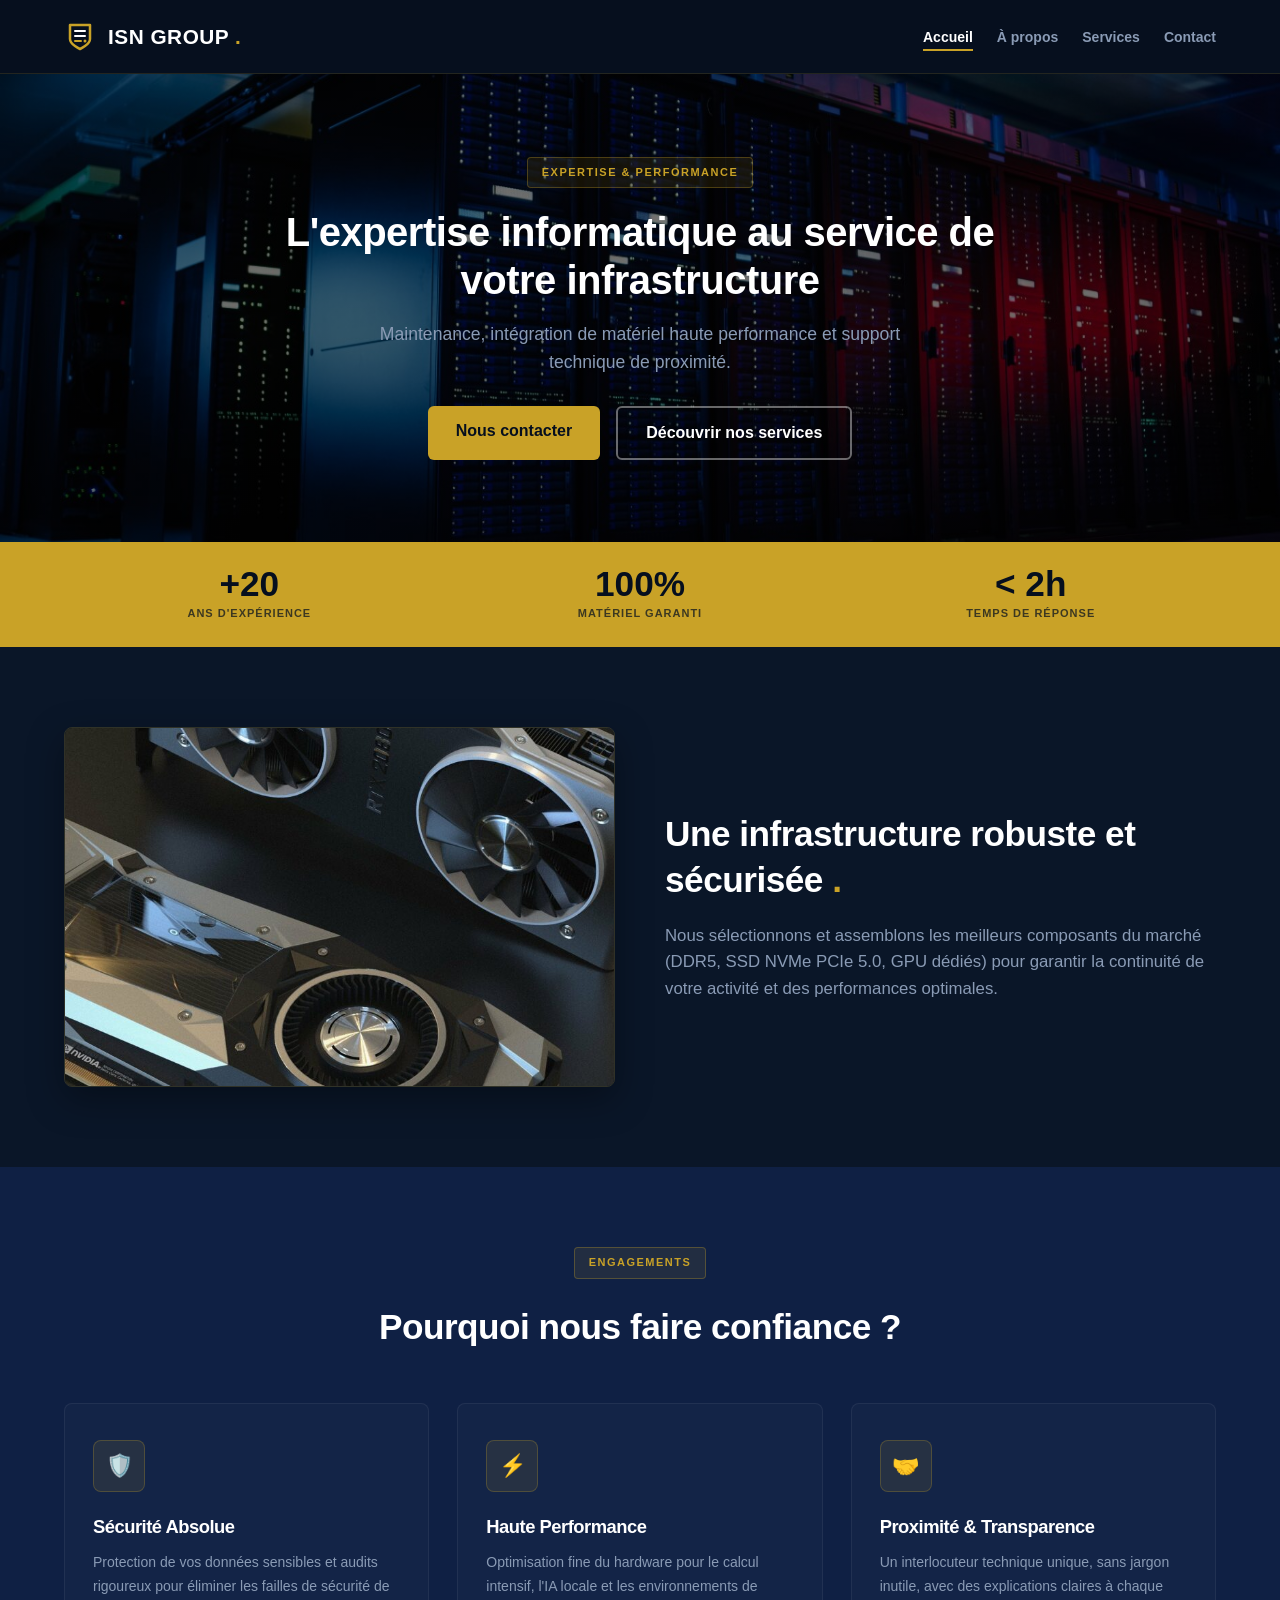
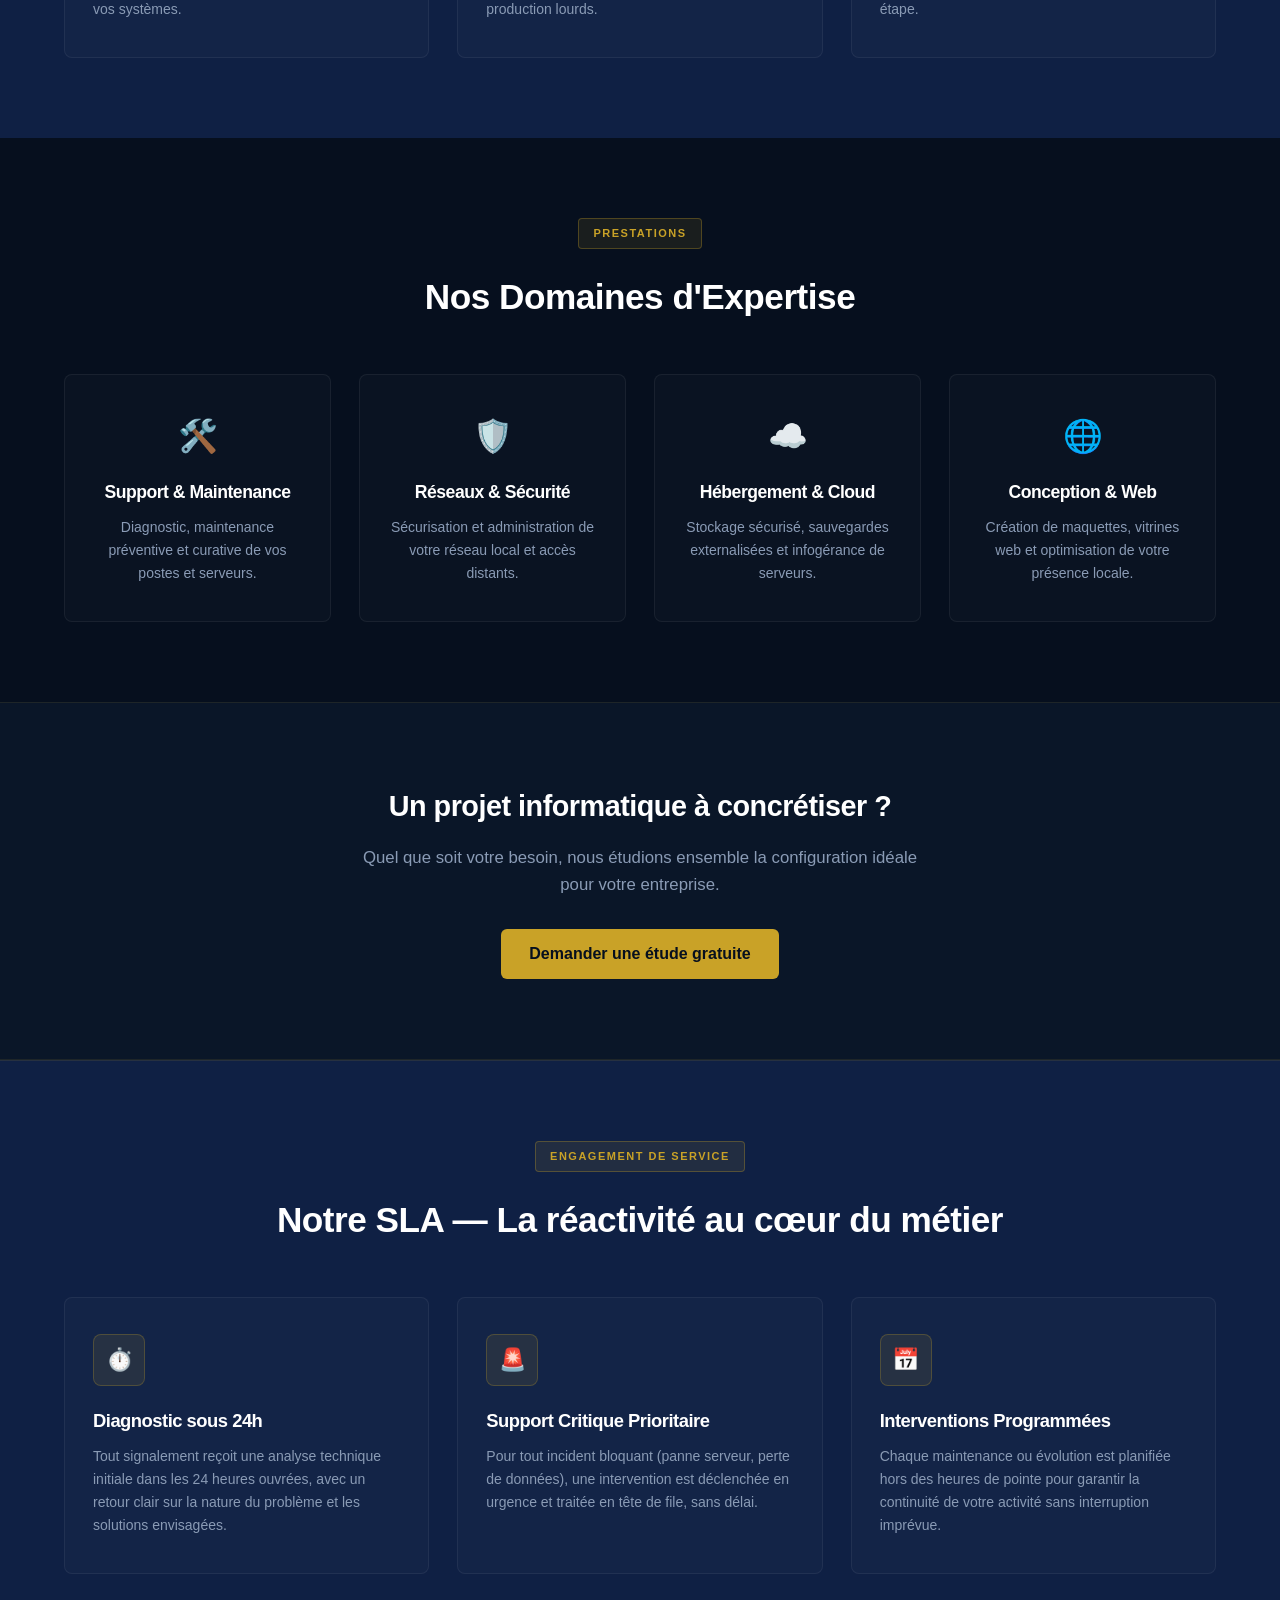
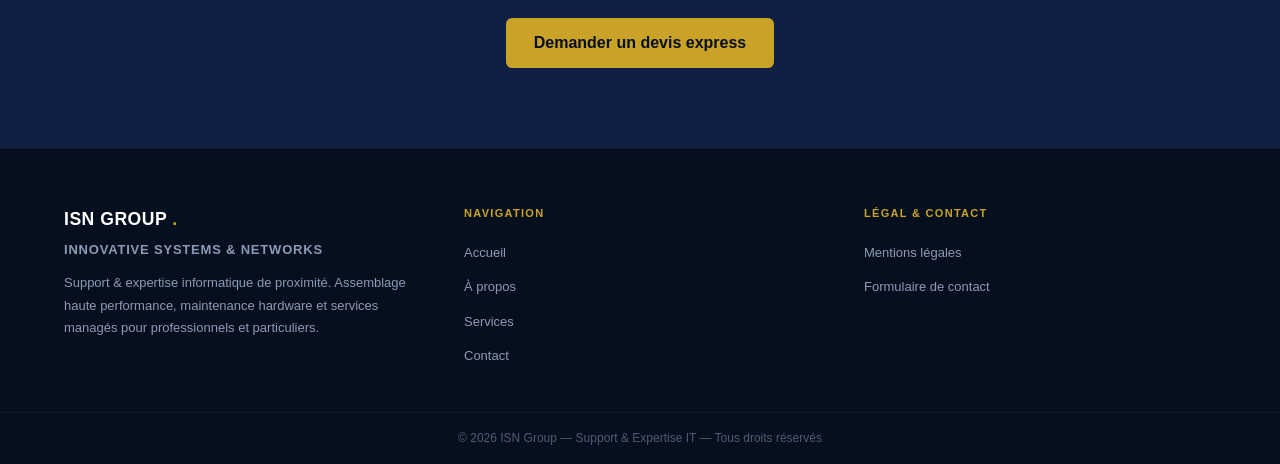
<file: index.html>
<!DOCTYPE html>
<html lang="fr">
<head>
    <meta charset="UTF-8">
    <meta name="viewport" content="width=device-width, initial-scale=1.0">
    <title>ISN Group — Innovative Systems & Networks</title>
    <link rel="stylesheet" href="css/style.css">
</head>
<body>

    <header class="site-header">
        <div class="logo">
            <svg class="site-logo-icon" viewBox="0 0 32 32" fill="none" xmlns="http://www.w3.org/2000/svg">
                <path d="M6 4H26V18C26 23.5 16 28 16 28C16 28 6 23.5 6 18V4Z" stroke="#C9A227" stroke-width="2.5" stroke-linecap="round" stroke-linejoin="round"/>
                <path d="M11 10H21" stroke="#ffffff" stroke-width="2" stroke-linecap="round"/>
                <path d="M11 15H21" stroke="#ffffff" stroke-width="2" stroke-linecap="round"/>
                <path d="M11 20H17" stroke="#C9A227" stroke-width="2" stroke-linecap="round"/>
                <circle cx="21" cy="20" r="1.5" fill="#C9A227"/>
            </svg>
            <span>ISN GROUP</span>
        </div>
        <nav class="main-nav">
            <ul>
                <li><a href="index.html" class="active">Accueil</a></li>
                <li><a href="a-propos.html">À propos</a></li>
                <li><a href="services.html">Services</a></li>
                <li><a href="contact.html">Contact</a></li>
            </ul>
        </nav>
    </header>

    <main>

        <section class="hero-section" style="background: linear-gradient(rgba(0, 0, 0, 0.5), rgba(0, 0, 0, 0.6)), url('images/serveur-ia-2.jpg') no-repeat center center/cover;">
            <div class="hero-content">
                <span class="hero-badge">Expertise &amp; Performance</span>
                <h1>L'expertise informatique au service de votre infrastructure</h1>
                <p>Maintenance, intégration de matériel haute performance et support technique de proximité.</p>
                <div class="hero-actions">
                    <a href="contact.html" class="btn-gold">Nous contacter</a>
                    <a href="services.html" class="btn-outline">Découvrir nos services</a>
                </div>
            </div>
        </section>

        <section class="stats-bar">
            <div class="stats-item">
                <span class="stats-number">+20</span>
                <span class="stats-label">Ans d'expérience</span>
            </div>
            <div class="stats-item">
                <span class="stats-number">100%</span>
                <span class="stats-label">Matériel garanti</span>
            </div>
            <div class="stats-item">
                <span class="stats-number">&lt; 2h</span>
                <span class="stats-label">Temps de réponse</span>
            </div>
        </section>

        <section class="intro-section">
            <div class="intro-image">
                <img src="images/gpu-ia.jpg" alt="Cartes graphiques IA haute performance">
            </div>
            <div class="intro-text">
                <h2>Une infrastructure robuste et sécurisée</h2>
                <p>Nous sélectionnons et assemblons les meilleurs composants du marché (DDR5, SSD NVMe PCIe 5.0, GPU dédiés) pour garantir la continuité de votre activité et des performances optimales.</p>
            </div>
        </section>

        <section class="features-section">
            <span class="hero-badge">Engagements</span>
            <h2>Pourquoi nous faire confiance ?</h2>
            <div class="features-grid">
                <div class="feature-card">
                    <div class="feature-icon">🛡️</div>
                    <h3>Sécurité Absolue</h3>
                    <p>Protection de vos données sensibles et audits rigoureux pour éliminer les failles de sécurité de vos systèmes.</p>
                </div>
                <div class="feature-card">
                    <div class="feature-icon">⚡</div>
                    <h3>Haute Performance</h3>
                    <p>Optimisation fine du hardware pour le calcul intensif, l'IA locale et les environnements de production lourds.</p>
                </div>
                <div class="feature-card">
                    <div class="feature-icon">🤝</div>
                    <h3>Proximité &amp; Transparence</h3>
                    <p>Un interlocuteur technique unique, sans jargon inutile, avec des explications claires à chaque étape.</p>
                </div>
            </div>
        </section>

        <section class="services-grid-section">
            <span class="hero-badge">Prestations</span>
            <h2>Nos Domaines d'Expertise</h2>
            <div class="services-grid">
                <a href="services.html#maintenance" class="service-card">
                    <span class="card-icon">🛠️</span>
                    <h3>Support &amp; Maintenance</h3>
                    <p>Diagnostic, maintenance préventive et curative de vos postes et serveurs.</p>
                </a>
                <a href="services.html#reseau" class="service-card">
                    <span class="card-icon">🛡️</span>
                    <h3>Réseaux &amp; Sécurité</h3>
                    <p>Sécurisation et administration de votre réseau local et accès distants.</p>
                </a>
                <a href="services.html#hebergement" class="service-card">
                    <span class="card-icon">☁️</span>
                    <h3>Hébergement &amp; Cloud</h3>
                    <p>Stockage sécurisé, sauvegardes externalisées et infogérance de serveurs.</p>
                </a>
                <a href="services.html#web" class="service-card">
                    <span class="card-icon">🌐</span>
                    <h3>Conception &amp; Web</h3>
                    <p>Création de maquettes, vitrines web et optimisation de votre présence locale.</p>
                </a>
            </div>
        </section>

        <section class="cta-section">
            <h3>Un projet informatique à concrétiser ?</h3>
            <p>Quel que soit votre besoin, nous étudions ensemble la configuration idéale pour votre entreprise.</p>
            <a href="contact.html" class="btn-gold">Demander une étude gratuite</a>
        </section>

        <section class="sla-section">
            <span class="hero-badge">Engagement de Service</span>
            <h2>Notre SLA — La réactivité au cœur du métier</h2>
            <div class="features-grid">
                <div class="feature-card">
                    <div class="feature-icon">⏱️</div>
                    <h3>Diagnostic sous 24h</h3>
                    <p>Tout signalement reçoit une analyse technique initiale dans les 24 heures ouvrées, avec un retour clair sur la nature du problème et les solutions envisagées.</p>
                </div>
                <div class="feature-card">
                    <div class="feature-icon">🚨</div>
                    <h3>Support Critique Prioritaire</h3>
                    <p>Pour tout incident bloquant (panne serveur, perte de données), une intervention est déclenchée en urgence et traitée en tête de file, sans délai.</p>
                </div>
                <div class="feature-card">
                    <div class="feature-icon">📅</div>
                    <h3>Interventions Programmées</h3>
                    <p>Chaque maintenance ou évolution est planifiée hors des heures de pointe pour garantir la continuité de votre activité sans interruption imprévue.</p>
                </div>
            </div>
            <a href="contact.html" class="btn-gold">Demander un devis express</a>
        </section>

    </main>

    <footer class="site-footer">
        <div class="footer-main">
            <div class="footer-col">
                <span class="footer-brand">ISN GROUP</span>
                <p class="footer-tagline">Innovative Systems &amp; Networks</p>
                <p>Support &amp; expertise informatique de proximité. Assemblage haute performance, maintenance hardware et services managés pour professionnels et particuliers.</p>
            </div>
            <div class="footer-col">
                <span class="footer-col-title">Navigation</span>
                <ul class="footer-nav">
                    <li><a href="index.html">Accueil</a></li>
                    <li><a href="a-propos.html">À propos</a></li>
                    <li><a href="services.html">Services</a></li>
                    <li><a href="contact.html">Contact</a></li>
                </ul>
            </div>
            <div class="footer-col">
                <span class="footer-col-title">Légal &amp; Contact</span>
                <ul class="footer-nav">
                    <li><a href="mentions-legales.html">Mentions légales</a></li>
                    <li><a href="contact.html">Formulaire de contact</a></li>
                </ul>
            </div>
        </div>
        <div class="footer-bottom">
            <p>© 2026 ISN Group — Support &amp; Expertise IT — Tous droits réservés</p>
        </div>
    </footer>

</body>
</html>
</file>
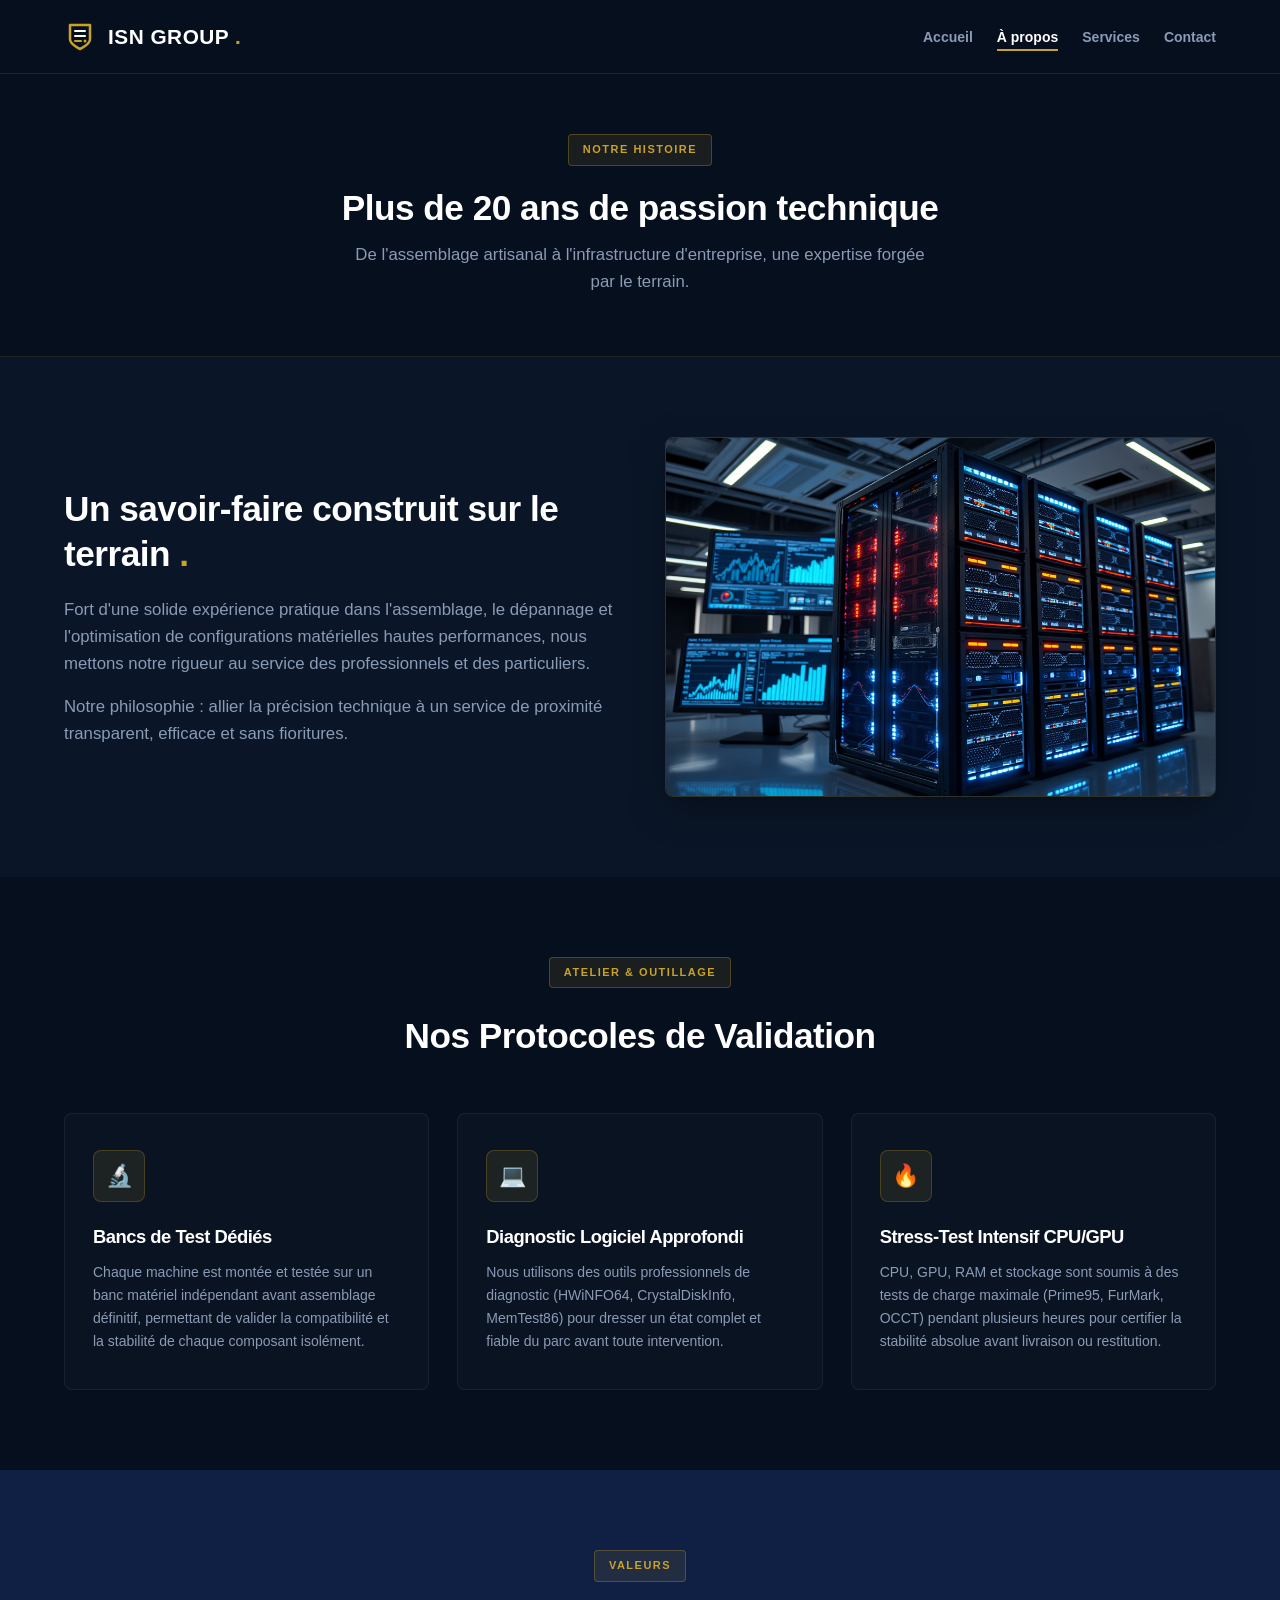
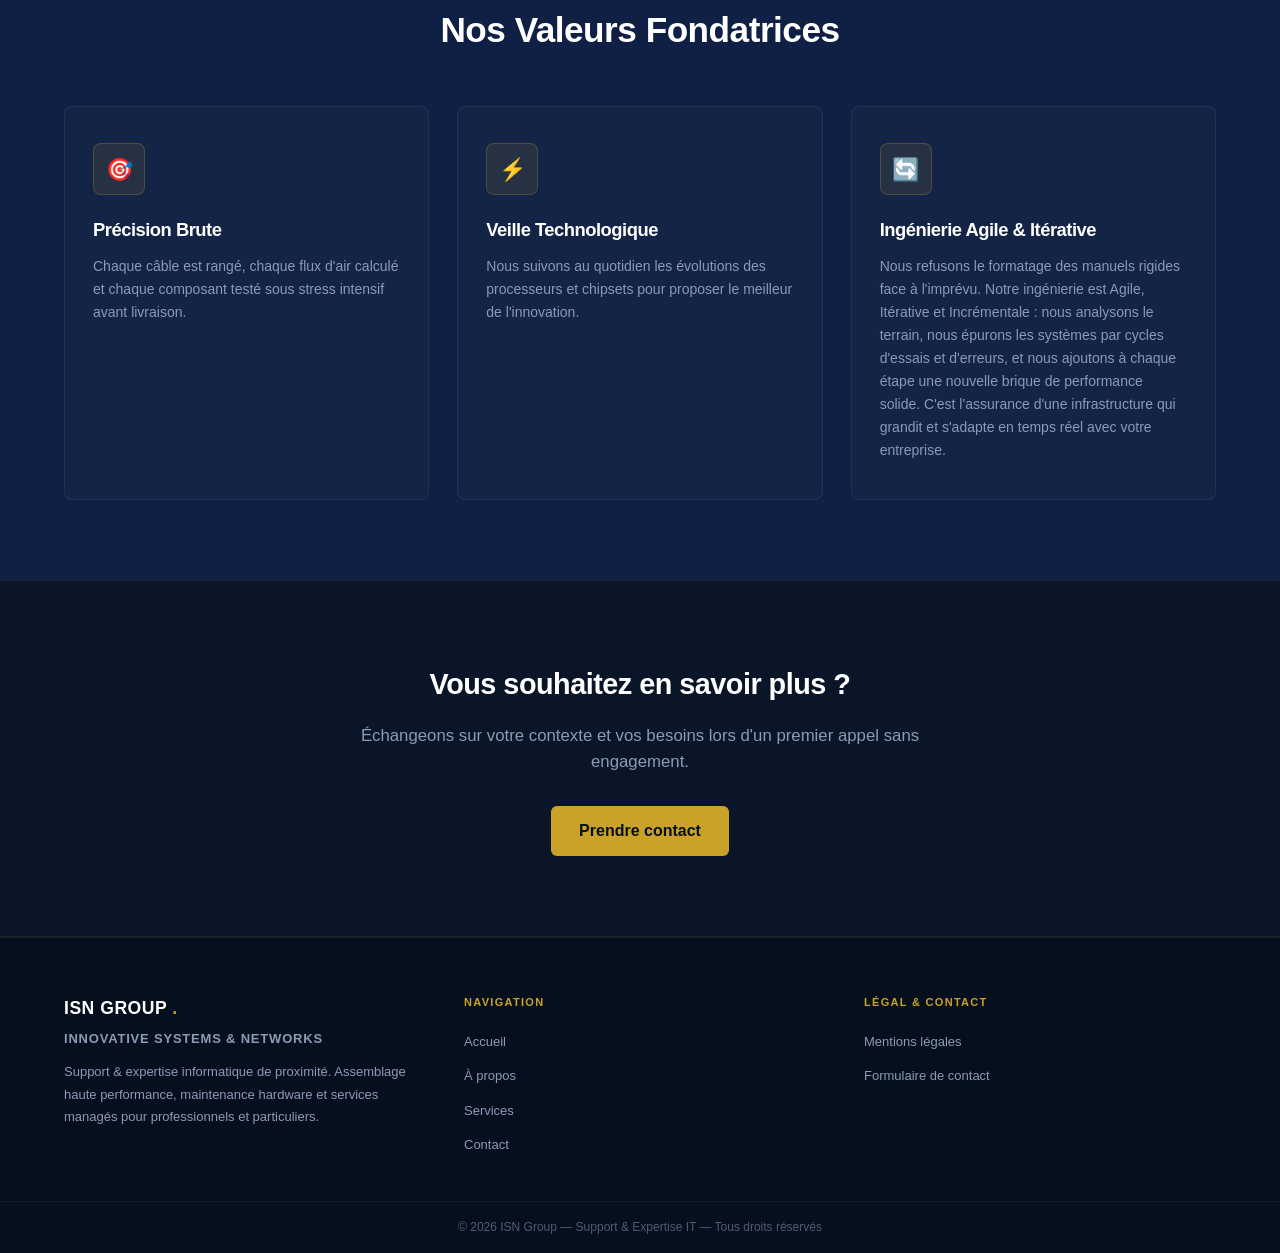
<file: a-propos.html>
<!DOCTYPE html>
<html lang="fr">
<head>
    <meta charset="UTF-8">
    <meta name="viewport" content="width=device-width, initial-scale=1.0">
    <title>À Propos — ISN Group — Innovative Systems & Networks</title>
    <link rel="stylesheet" href="css/style.css">
</head>
<body>

    <header class="site-header">
        <div class="logo">
            <svg class="site-logo-icon" viewBox="0 0 32 32" fill="none" xmlns="http://www.w3.org/2000/svg">
                <path d="M6 4H26V18C26 23.5 16 28 16 28C16 28 6 23.5 6 18V4Z" stroke="#C9A227" stroke-width="2.5" stroke-linecap="round" stroke-linejoin="round"/>
                <path d="M11 10H21" stroke="#ffffff" stroke-width="2" stroke-linecap="round"/>
                <path d="M11 15H21" stroke="#ffffff" stroke-width="2" stroke-linecap="round"/>
                <path d="M11 20H17" stroke="#C9A227" stroke-width="2" stroke-linecap="round"/>
                <circle cx="21" cy="20" r="1.5" fill="#C9A227"/>
            </svg>
            <span>ISN GROUP</span>
        </div>
        <nav class="main-nav">
            <ul>
                <li><a href="index.html">Accueil</a></li>
                <li><a href="a-propos.html" class="active">À propos</a></li>
                <li><a href="services.html">Services</a></li>
                <li><a href="contact.html">Contact</a></li>
            </ul>
        </nav>
    </header>

    <main>

        <section class="page-hero">
            <span class="hero-badge">Notre Histoire</span>
            <h1>Plus de 20 ans de passion technique</h1>
            <p>De l'assemblage artisanal à l'infrastructure d'entreprise, une expertise forgée par le terrain.</p>
        </section>

        <section class="intro-section">
            <div class="intro-text">
                <h2>Un savoir-faire construit sur le terrain</h2>
                <p>Fort d'une solide expérience pratique dans l'assemblage, le dépannage et l'optimisation de configurations matérielles hautes performances, nous mettons notre rigueur au service des professionnels et des particuliers.</p>
                <p>Notre philosophie : allier la précision technique à un service de proximité transparent, efficace et sans fioritures.</p>
            </div>
            <div class="intro-image">
                <img src="images/serveur-ia.webp" alt="Infrastructures serveurs haute performance">
            </div>
        </section>

        <section class="workshop-section">
            <span class="hero-badge">Atelier &amp; Outillage</span>
            <h2>Nos Protocoles de Validation</h2>
            <div class="features-grid">
                <div class="feature-card">
                    <div class="feature-icon">🔬</div>
                    <h3>Bancs de Test Dédiés</h3>
                    <p>Chaque machine est montée et testée sur un banc matériel indépendant avant assemblage définitif, permettant de valider la compatibilité et la stabilité de chaque composant isolément.</p>
                </div>
                <div class="feature-card">
                    <div class="feature-icon">💻</div>
                    <h3>Diagnostic Logiciel Approfondi</h3>
                    <p>Nous utilisons des outils professionnels de diagnostic (HWiNFO64, CrystalDiskInfo, MemTest86) pour dresser un état complet et fiable du parc avant toute intervention.</p>
                </div>
                <div class="feature-card">
                    <div class="feature-icon">🔥</div>
                    <h3>Stress-Test Intensif CPU/GPU</h3>
                    <p>CPU, GPU, RAM et stockage sont soumis à des tests de charge maximale (Prime95, FurMark, OCCT) pendant plusieurs heures pour certifier la stabilité absolue avant livraison ou restitution.</p>
                </div>
            </div>
        </section>

        <section class="features-section">
            <span class="hero-badge">Valeurs</span>
            <h2>Nos Valeurs Fondatrices</h2>
            <div class="features-grid">
                <div class="feature-card">
                    <div class="feature-icon">🎯</div>
                    <h3>Précision Brute</h3>
                    <p>Chaque câble est rangé, chaque flux d'air calculé et chaque composant testé sous stress intensif avant livraison.</p>
                </div>
                <div class="feature-card">
                    <div class="feature-icon">⚡</div>
                    <h3>Veille Technologique</h3>
                    <p>Nous suivons au quotidien les évolutions des processeurs et chipsets pour proposer le meilleur de l'innovation.</p>
                </div>
                <div class="feature-card">
                    <div class="feature-icon">🔄</div>
                    <h3>Ingénierie Agile &amp; Itérative</h3>
                    <p>Nous refusons le formatage des manuels rigides face à l'imprévu. Notre ingénierie est Agile, Itérative et Incrémentale : nous analysons le terrain, nous épurons les systèmes par cycles d'essais et d'erreurs, et nous ajoutons à chaque étape une nouvelle brique de performance solide. C'est l'assurance d'une infrastructure qui grandit et s'adapte en temps réel avec votre entreprise.</p>
                </div>
            </div>
        </section>

        <section class="cta-section">
            <h3>Vous souhaitez en savoir plus ?</h3>
            <p>Échangeons sur votre contexte et vos besoins lors d'un premier appel sans engagement.</p>
            <a href="contact.html" class="btn-gold">Prendre contact</a>
        </section>

    </main>

    <footer class="site-footer">
        <div class="footer-main">
            <div class="footer-col">
                <span class="footer-brand">ISN GROUP</span>
                <p class="footer-tagline">Innovative Systems &amp; Networks</p>
                <p>Support &amp; expertise informatique de proximité. Assemblage haute performance, maintenance hardware et services managés pour professionnels et particuliers.</p>
            </div>
            <div class="footer-col">
                <span class="footer-col-title">Navigation</span>
                <ul class="footer-nav">
                    <li><a href="index.html">Accueil</a></li>
                    <li><a href="a-propos.html">À propos</a></li>
                    <li><a href="services.html">Services</a></li>
                    <li><a href="contact.html">Contact</a></li>
                </ul>
            </div>
            <div class="footer-col">
                <span class="footer-col-title">Légal &amp; Contact</span>
                <ul class="footer-nav">
                    <li><a href="mentions-legales.html">Mentions légales</a></li>
                    <li><a href="contact.html">Formulaire de contact</a></li>
                </ul>
            </div>
        </div>
        <div class="footer-bottom">
            <p>© 2026 ISN Group — Support &amp; Expertise IT — Tous droits réservés</p>
        </div>
    </footer>

</body>
</html>
</file>
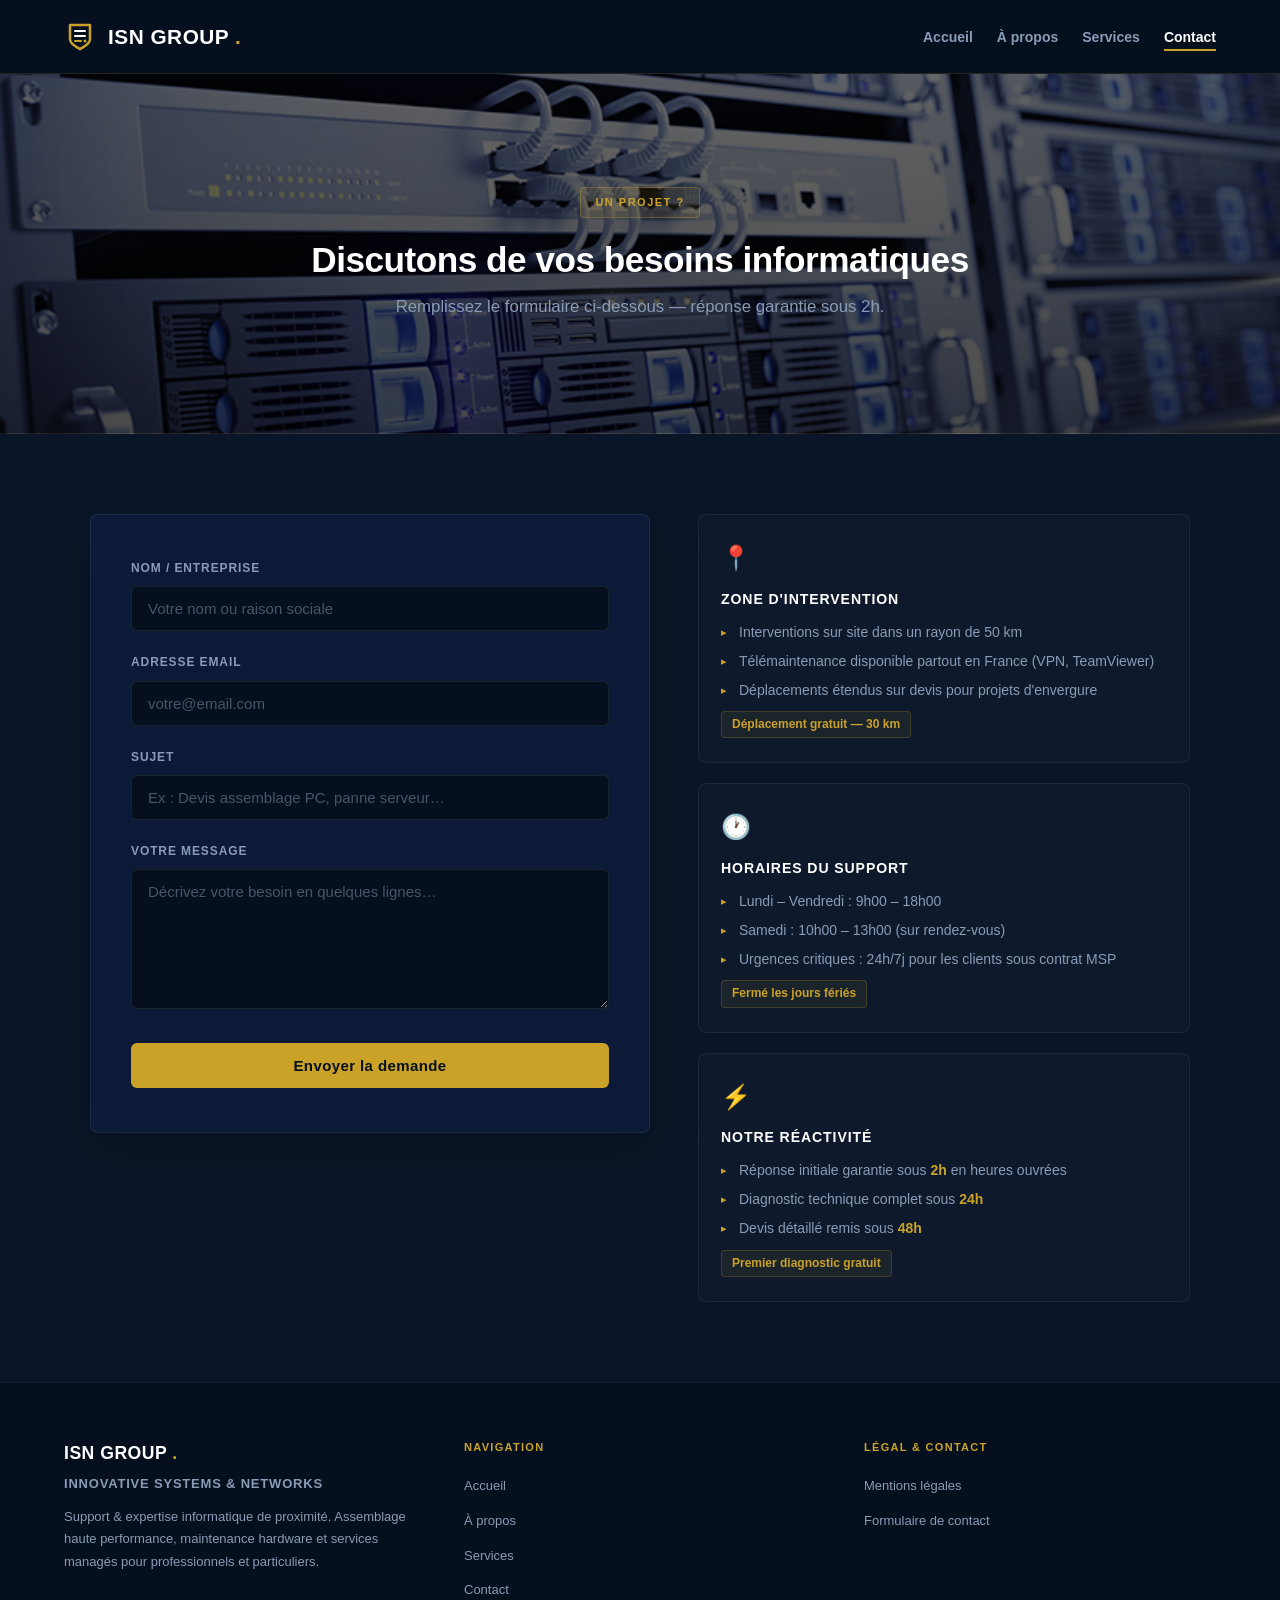
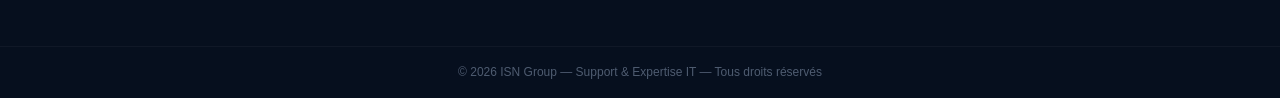
<file: contact.html>
<!DOCTYPE html>
<html lang="fr">
<head>
    <meta charset="UTF-8">
    <meta name="viewport" content="width=device-width, initial-scale=1.0">
    <title>Contact — ISN Group — Innovative Systems & Networks</title>
    <link rel="stylesheet" href="css/style.css">
</head>
<body>

    <header class="site-header">
        <div class="logo">
            <svg class="site-logo-icon" viewBox="0 0 32 32" fill="none" xmlns="http://www.w3.org/2000/svg">
                <path d="M6 4H26V18C26 23.5 16 28 16 28C16 28 6 23.5 6 18V4Z" stroke="#C9A227" stroke-width="2.5" stroke-linecap="round" stroke-linejoin="round"/>
                <path d="M11 10H21" stroke="#ffffff" stroke-width="2" stroke-linecap="round"/>
                <path d="M11 15H21" stroke="#ffffff" stroke-width="2" stroke-linecap="round"/>
                <path d="M11 20H17" stroke="#C9A227" stroke-width="2" stroke-linecap="round"/>
                <circle cx="21" cy="20" r="1.5" fill="#C9A227"/>
            </svg>
            <span>ISN GROUP</span>
        </div>
        <nav class="main-nav">
            <ul>
                <li><a href="index.html">Accueil</a></li>
                <li><a href="a-propos.html">À propos</a></li>
                <li><a href="services.html">Services</a></li>
                <li><a href="contact.html" class="active">Contact</a></li>
            </ul>
        </nav>
    </header>

    <main>

        <section class="page-hero" style="background: linear-gradient(rgba(0, 0, 0, 0.6), rgba(0, 0, 0, 0.7)), url('images/datacenter-bleu.jpg') no-repeat center center / cover; min-height: 40vh; display: flex; flex-direction: column; justify-content: center; align-items: center;">
            <span class="hero-badge">Un projet ?</span>
            <h1>Discutons de vos besoins informatiques</h1>
            <p>Remplissez le formulaire ci-dessous — réponse garantie sous 2h.</p>
        </section>

        <section class="contact-page">
            <div class="contact-layout">

                <!-- Formulaire -->
                <form class="contact-form" onsubmit="event.preventDefault(); alert('Message envoyé ! (Simulation)');">
                    <div class="form-group">
                        <label for="name">Nom / Entreprise</label>
                        <input type="text" id="name" required placeholder="Votre nom ou raison sociale">
                    </div>
                    <div class="form-group">
                        <label for="email">Adresse Email</label>
                        <input type="email" id="email" required placeholder="votre@email.com">
                    </div>
                    <div class="form-group">
                        <label for="sujet">Sujet</label>
                        <input type="text" id="sujet" placeholder="Ex : Devis assemblage PC, panne serveur…">
                    </div>
                    <div class="form-group">
                        <label for="message">Votre Message</label>
                        <textarea id="message" rows="6" required placeholder="Décrivez votre besoin en quelques lignes…"></textarea>
                    </div>
                    <button type="submit" class="btn-gold">Envoyer la demande</button>
                </form>

                <!-- Informations pratiques -->
                <div class="contact-info">

                    <div class="info-block">
                        <span class="info-block-icon">📍</span>
                        <h3>Zone d'intervention</h3>
                        <ul>
                            <li>Interventions sur site dans un rayon de 50 km</li>
                            <li>Télémaintenance disponible partout en France (VPN, TeamViewer)</li>
                            <li>Déplacements étendus sur devis pour projets d'envergure</li>
                        </ul>
                        <span class="info-badge">Déplacement gratuit — 30 km</span>
                    </div>

                    <div class="info-block">
                        <span class="info-block-icon">🕐</span>
                        <h3>Horaires du support</h3>
                        <ul>
                            <li>Lundi – Vendredi : 9h00 – 18h00</li>
                            <li>Samedi : 10h00 – 13h00 (sur rendez-vous)</li>
                            <li>Urgences critiques : 24h/7j pour les clients sous contrat MSP</li>
                        </ul>
                        <span class="info-badge">Fermé les jours fériés</span>
                    </div>

                    <div class="info-block">
                        <span class="info-block-icon">⚡</span>
                        <h3>Notre réactivité</h3>
                        <ul>
                            <li>Réponse initiale garantie sous <strong style="color:var(--gold)">2h</strong> en heures ouvrées</li>
                            <li>Diagnostic technique complet sous <strong style="color:var(--gold)">24h</strong></li>
                            <li>Devis détaillé remis sous <strong style="color:var(--gold)">48h</strong></li>
                        </ul>
                        <span class="info-badge">Premier diagnostic gratuit</span>
                    </div>

                </div>

            </div>
        </section>

    </main>

    <footer class="site-footer">
        <div class="footer-main">
            <div class="footer-col">
                <span class="footer-brand">ISN GROUP</span>
                <p class="footer-tagline">Innovative Systems &amp; Networks</p>
                <p>Support &amp; expertise informatique de proximité. Assemblage haute performance, maintenance hardware et services managés pour professionnels et particuliers.</p>
            </div>
            <div class="footer-col">
                <span class="footer-col-title">Navigation</span>
                <ul class="footer-nav">
                    <li><a href="index.html">Accueil</a></li>
                    <li><a href="a-propos.html">À propos</a></li>
                    <li><a href="services.html">Services</a></li>
                    <li><a href="contact.html">Contact</a></li>
                </ul>
            </div>
            <div class="footer-col">
                <span class="footer-col-title">Légal &amp; Contact</span>
                <ul class="footer-nav">
                    <li><a href="mentions-legales.html">Mentions légales</a></li>
                    <li><a href="contact.html">Formulaire de contact</a></li>
                </ul>
            </div>
        </div>
        <div class="footer-bottom">
            <p>© 2026 ISN Group — Support &amp; Expertise IT — Tous droits réservés</p>
        </div>
    </footer>

</body>
</html>
</file>
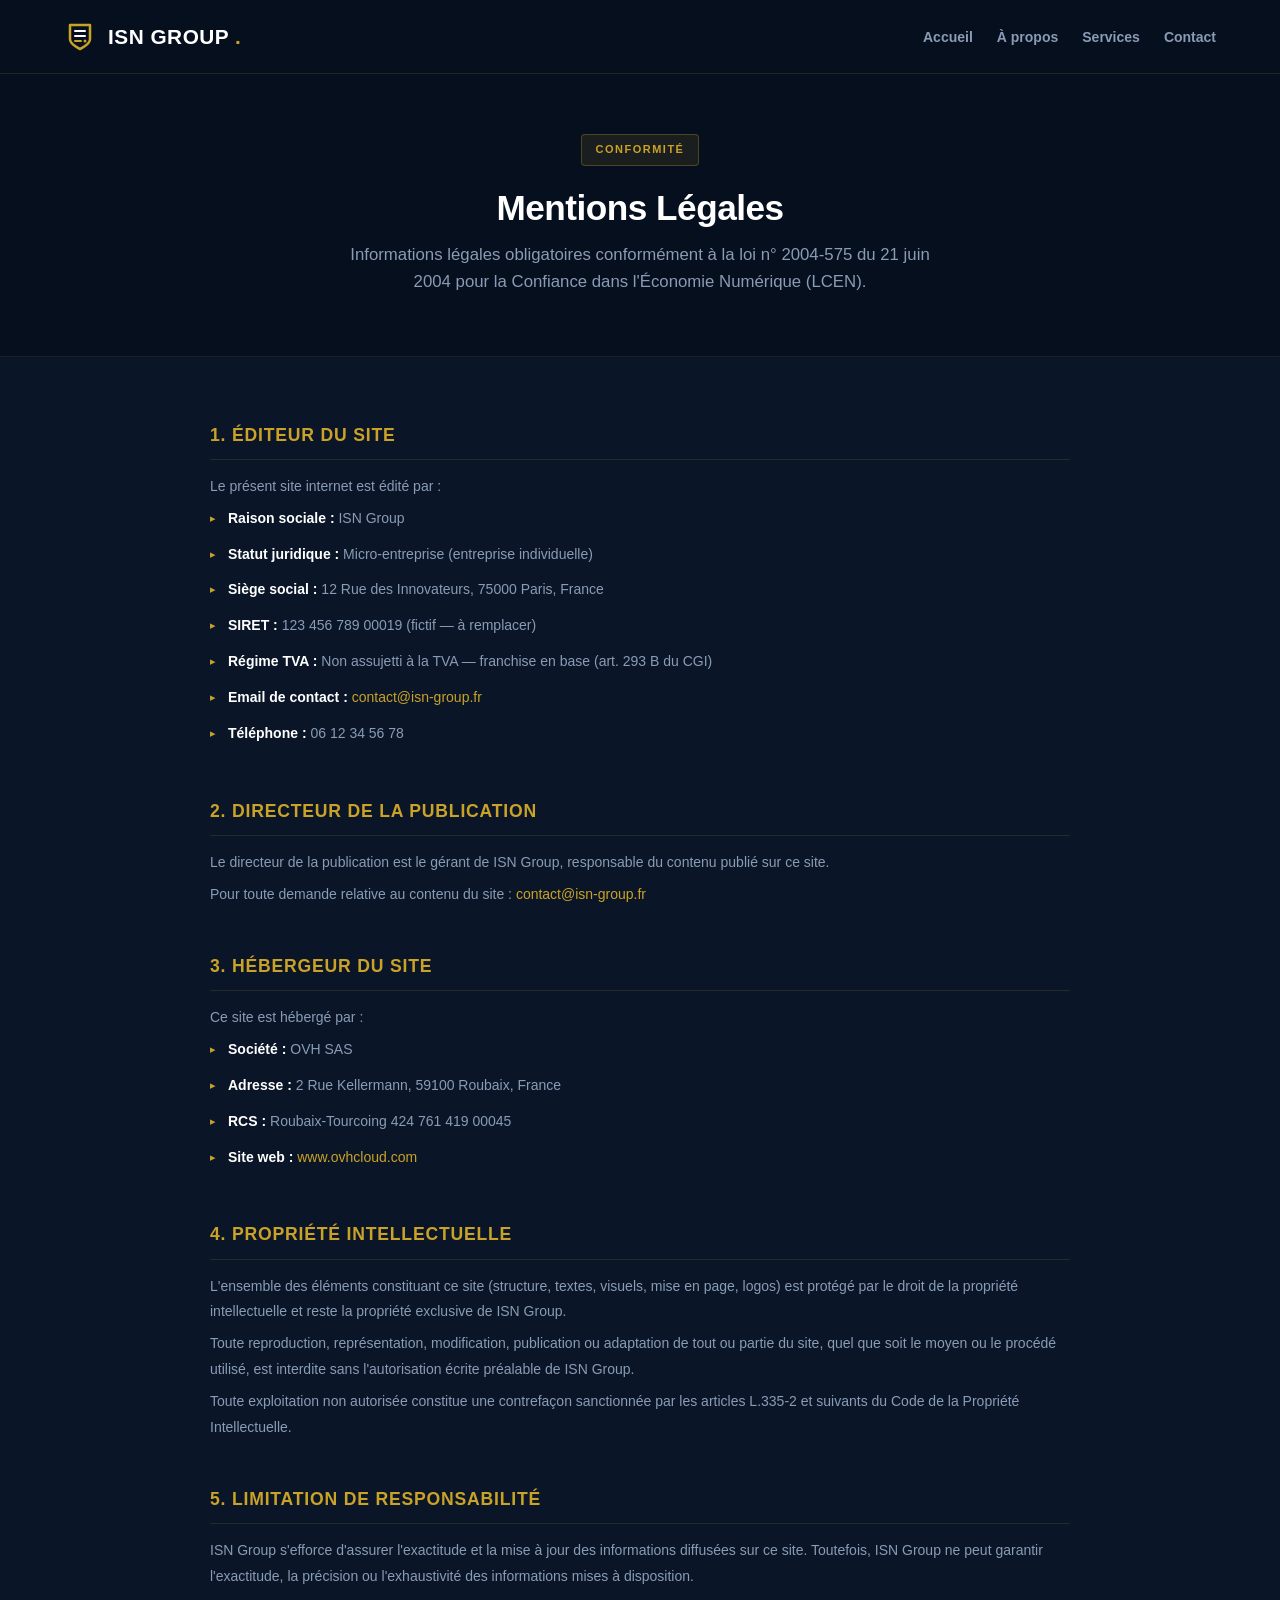
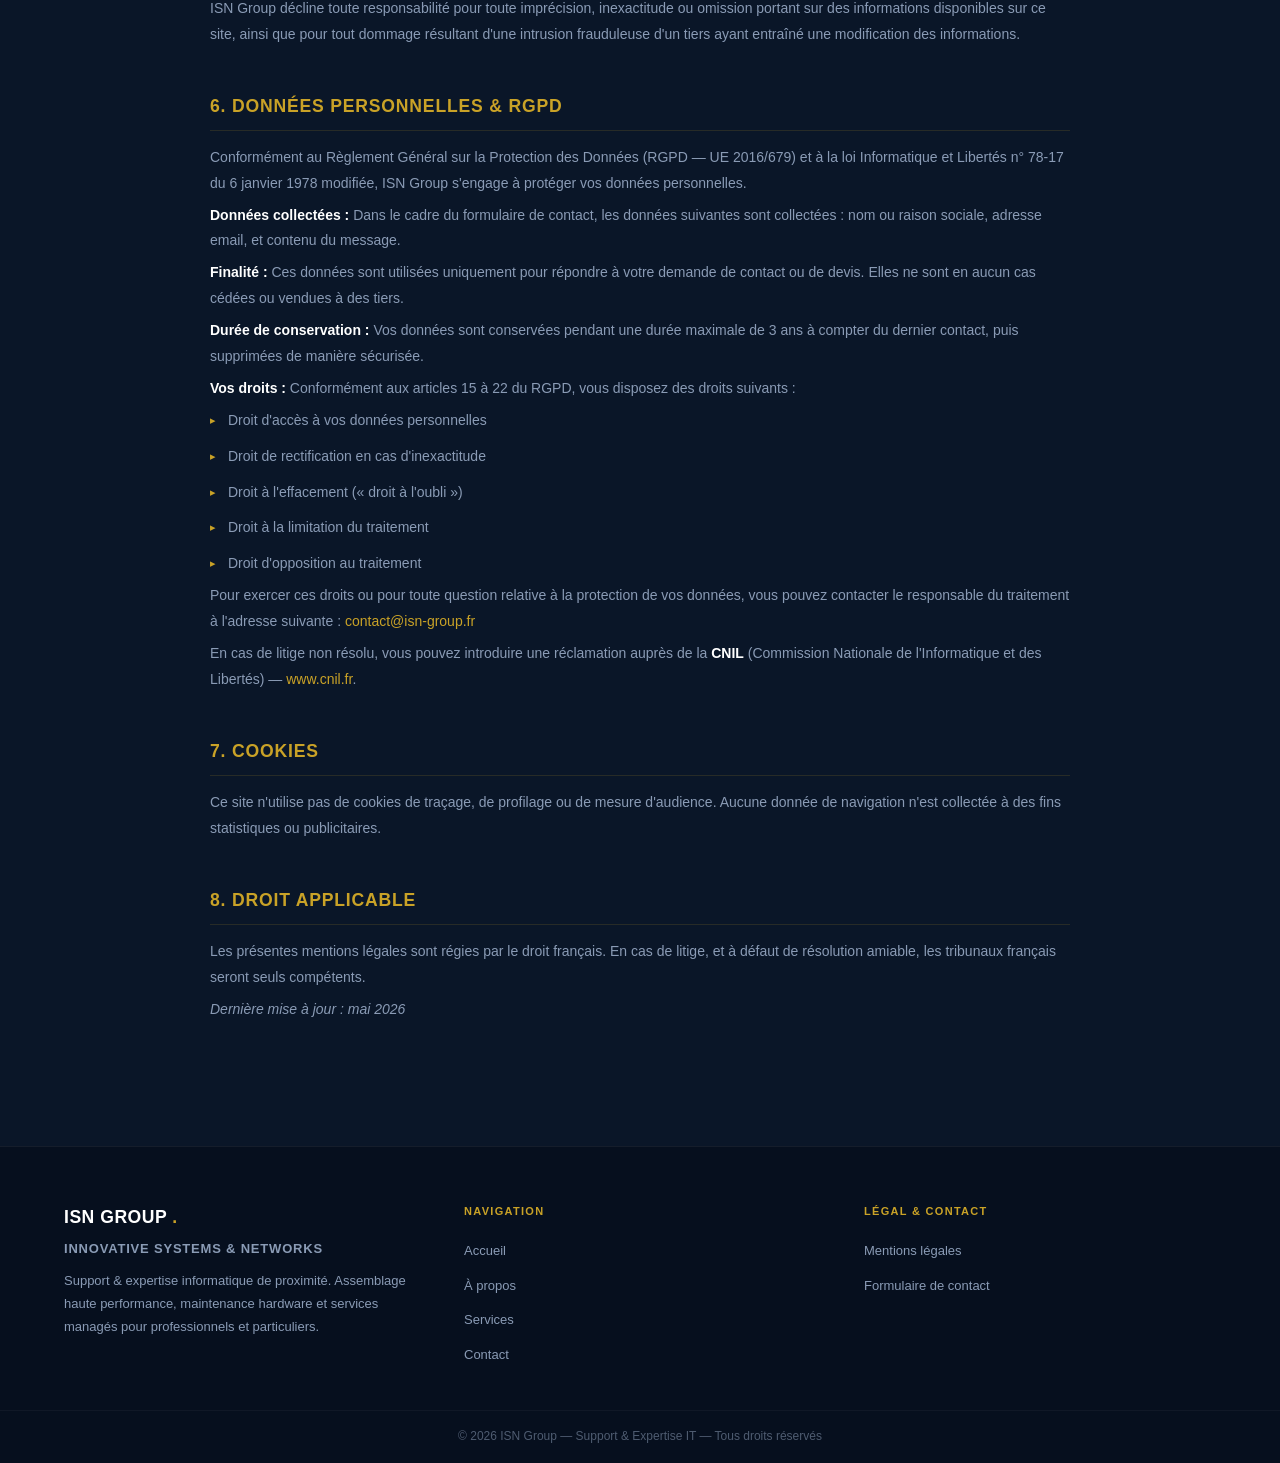
<file: mentions-legales.html>
<!DOCTYPE html>
<html lang="fr">
<head>
    <meta charset="UTF-8">
    <meta name="viewport" content="width=device-width, initial-scale=1.0">
    <title>Mentions Légales — ISN Group — Innovative Systems & Networks</title>
    <link rel="stylesheet" href="css/style.css">
</head>
<body>

    <header class="site-header">
        <div class="logo">
            <svg class="site-logo-icon" viewBox="0 0 32 32" fill="none" xmlns="http://www.w3.org/2000/svg">
                <path d="M6 4H26V18C26 23.5 16 28 16 28C16 28 6 23.5 6 18V4Z" stroke="#C9A227" stroke-width="2.5" stroke-linecap="round" stroke-linejoin="round"/>
                <path d="M11 10H21" stroke="#ffffff" stroke-width="2" stroke-linecap="round"/>
                <path d="M11 15H21" stroke="#ffffff" stroke-width="2" stroke-linecap="round"/>
                <path d="M11 20H17" stroke="#C9A227" stroke-width="2" stroke-linecap="round"/>
                <circle cx="21" cy="20" r="1.5" fill="#C9A227"/>
            </svg>
            <span>ISN GROUP</span>
        </div>
        <nav class="main-nav">
            <ul>
                <li><a href="index.html">Accueil</a></li>
                <li><a href="a-propos.html">À propos</a></li>
                <li><a href="services.html">Services</a></li>
                <li><a href="contact.html">Contact</a></li>
            </ul>
        </nav>
    </header>

    <main>

        <section class="page-hero">
            <span class="hero-badge">Conformité</span>
            <h1>Mentions Légales</h1>
            <p>Informations légales obligatoires conformément à la loi n° 2004-575 du 21 juin 2004 pour la Confiance dans l'Économie Numérique (LCEN).</p>
        </section>

        <section class="legal-page">
            <div class="legal-content">

                <div class="legal-section">
                    <h2>1. Éditeur du site</h2>
                    <p>Le présent site internet est édité par :</p>
                    <ul>
                        <li><strong>Raison sociale :</strong> ISN Group</li>
                        <li><strong>Statut juridique :</strong> Micro-entreprise (entreprise individuelle)</li>
                        <li><strong>Siège social :</strong> 12 Rue des Innovateurs, 75000 Paris, France</li>
                        <li><strong>SIRET :</strong> 123 456 789 00019 (fictif — à remplacer)</li>
                        <li><strong>Régime TVA :</strong> Non assujetti à la TVA — franchise en base (art. 293 B du CGI)</li>
                        <li><strong>Email de contact :</strong> <a href="mailto:contact@isn-group.fr">contact@isn-group.fr</a></li>
                        <li><strong>Téléphone :</strong> 06 12 34 56 78</li>
                    </ul>
                </div>

                <div class="legal-section">
                    <h2>2. Directeur de la publication</h2>
                    <p>Le directeur de la publication est le gérant de ISN Group, responsable du contenu publié sur ce site.</p>
                    <p>Pour toute demande relative au contenu du site : <a href="mailto:contact@isn-group.fr">contact@isn-group.fr</a></p>
                </div>

                <div class="legal-section">
                    <h2>3. Hébergeur du site</h2>
                    <p>Ce site est hébergé par :</p>
                    <ul>
                        <li><strong>Société :</strong> OVH SAS</li>
                        <li><strong>Adresse :</strong> 2 Rue Kellermann, 59100 Roubaix, France</li>
                        <li><strong>RCS :</strong> Roubaix-Tourcoing 424 761 419 00045</li>
                        <li><strong>Site web :</strong> <a href="https://www.ovhcloud.com" target="_blank" rel="noopener">www.ovhcloud.com</a></li>
                    </ul>
                </div>

                <div class="legal-section">
                    <h2>4. Propriété intellectuelle</h2>
                    <p>L'ensemble des éléments constituant ce site (structure, textes, visuels, mise en page, logos) est protégé par le droit de la propriété intellectuelle et reste la propriété exclusive de ISN Group.</p>
                    <p>Toute reproduction, représentation, modification, publication ou adaptation de tout ou partie du site, quel que soit le moyen ou le procédé utilisé, est interdite sans l'autorisation écrite préalable de ISN Group.</p>
                    <p>Toute exploitation non autorisée constitue une contrefaçon sanctionnée par les articles L.335-2 et suivants du Code de la Propriété Intellectuelle.</p>
                </div>

                <div class="legal-section">
                    <h2>5. Limitation de responsabilité</h2>
                    <p>ISN Group s'efforce d'assurer l'exactitude et la mise à jour des informations diffusées sur ce site. Toutefois, ISN Group ne peut garantir l'exactitude, la précision ou l'exhaustivité des informations mises à disposition.</p>
                    <p>ISN Group décline toute responsabilité pour toute imprécision, inexactitude ou omission portant sur des informations disponibles sur ce site, ainsi que pour tout dommage résultant d'une intrusion frauduleuse d'un tiers ayant entraîné une modification des informations.</p>
                </div>

                <div class="legal-section">
                    <h2>6. Données personnelles &amp; RGPD</h2>
                    <p>Conformément au Règlement Général sur la Protection des Données (RGPD — UE 2016/679) et à la loi Informatique et Libertés n° 78-17 du 6 janvier 1978 modifiée, ISN Group s'engage à protéger vos données personnelles.</p>
                    <p><strong>Données collectées :</strong> Dans le cadre du formulaire de contact, les données suivantes sont collectées : nom ou raison sociale, adresse email, et contenu du message.</p>
                    <p><strong>Finalité :</strong> Ces données sont utilisées uniquement pour répondre à votre demande de contact ou de devis. Elles ne sont en aucun cas cédées ou vendues à des tiers.</p>
                    <p><strong>Durée de conservation :</strong> Vos données sont conservées pendant une durée maximale de 3 ans à compter du dernier contact, puis supprimées de manière sécurisée.</p>
                    <p><strong>Vos droits :</strong> Conformément aux articles 15 à 22 du RGPD, vous disposez des droits suivants :</p>
                    <ul>
                        <li>Droit d'accès à vos données personnelles</li>
                        <li>Droit de rectification en cas d'inexactitude</li>
                        <li>Droit à l'effacement (« droit à l'oubli »)</li>
                        <li>Droit à la limitation du traitement</li>
                        <li>Droit d'opposition au traitement</li>
                    </ul>
                    <p>Pour exercer ces droits ou pour toute question relative à la protection de vos données, vous pouvez contacter le responsable du traitement à l'adresse suivante : <a href="mailto:contact@isn-group.fr">contact@isn-group.fr</a></p>
                    <p>En cas de litige non résolu, vous pouvez introduire une réclamation auprès de la <strong>CNIL</strong> (Commission Nationale de l'Informatique et des Libertés) — <a href="https://www.cnil.fr" target="_blank" rel="noopener">www.cnil.fr</a>.</p>
                </div>

                <div class="legal-section">
                    <h2>7. Cookies</h2>
                    <p>Ce site n'utilise pas de cookies de traçage, de profilage ou de mesure d'audience. Aucune donnée de navigation n'est collectée à des fins statistiques ou publicitaires.</p>
                </div>

                <div class="legal-section">
                    <h2>8. Droit applicable</h2>
                    <p>Les présentes mentions légales sont régies par le droit français. En cas de litige, et à défaut de résolution amiable, les tribunaux français seront seuls compétents.</p>
                    <p><em>Dernière mise à jour : mai 2026</em></p>
                </div>

            </div>
        </section>

    </main>

    <footer class="site-footer">
        <div class="footer-main">
            <div class="footer-col">
                <span class="footer-brand">ISN GROUP</span>
                <p class="footer-tagline">Innovative Systems &amp; Networks</p>
                <p>Support &amp; expertise informatique de proximité. Assemblage haute performance, maintenance hardware et services managés pour professionnels et particuliers.</p>
            </div>
            <div class="footer-col">
                <span class="footer-col-title">Navigation</span>
                <ul class="footer-nav">
                    <li><a href="index.html">Accueil</a></li>
                    <li><a href="a-propos.html">À propos</a></li>
                    <li><a href="services.html">Services</a></li>
                    <li><a href="contact.html">Contact</a></li>
                </ul>
            </div>
            <div class="footer-col">
                <span class="footer-col-title">Légal &amp; Contact</span>
                <ul class="footer-nav">
                    <li><a href="mentions-legales.html">Mentions légales</a></li>
                    <li><a href="contact.html">Formulaire de contact</a></li>
                </ul>
            </div>
        </div>
        <div class="footer-bottom">
            <p>© 2026 ISN Group — Support &amp; Expertise IT — Tous droits réservés</p>
        </div>
    </footer>

</body>
</html>
</file>
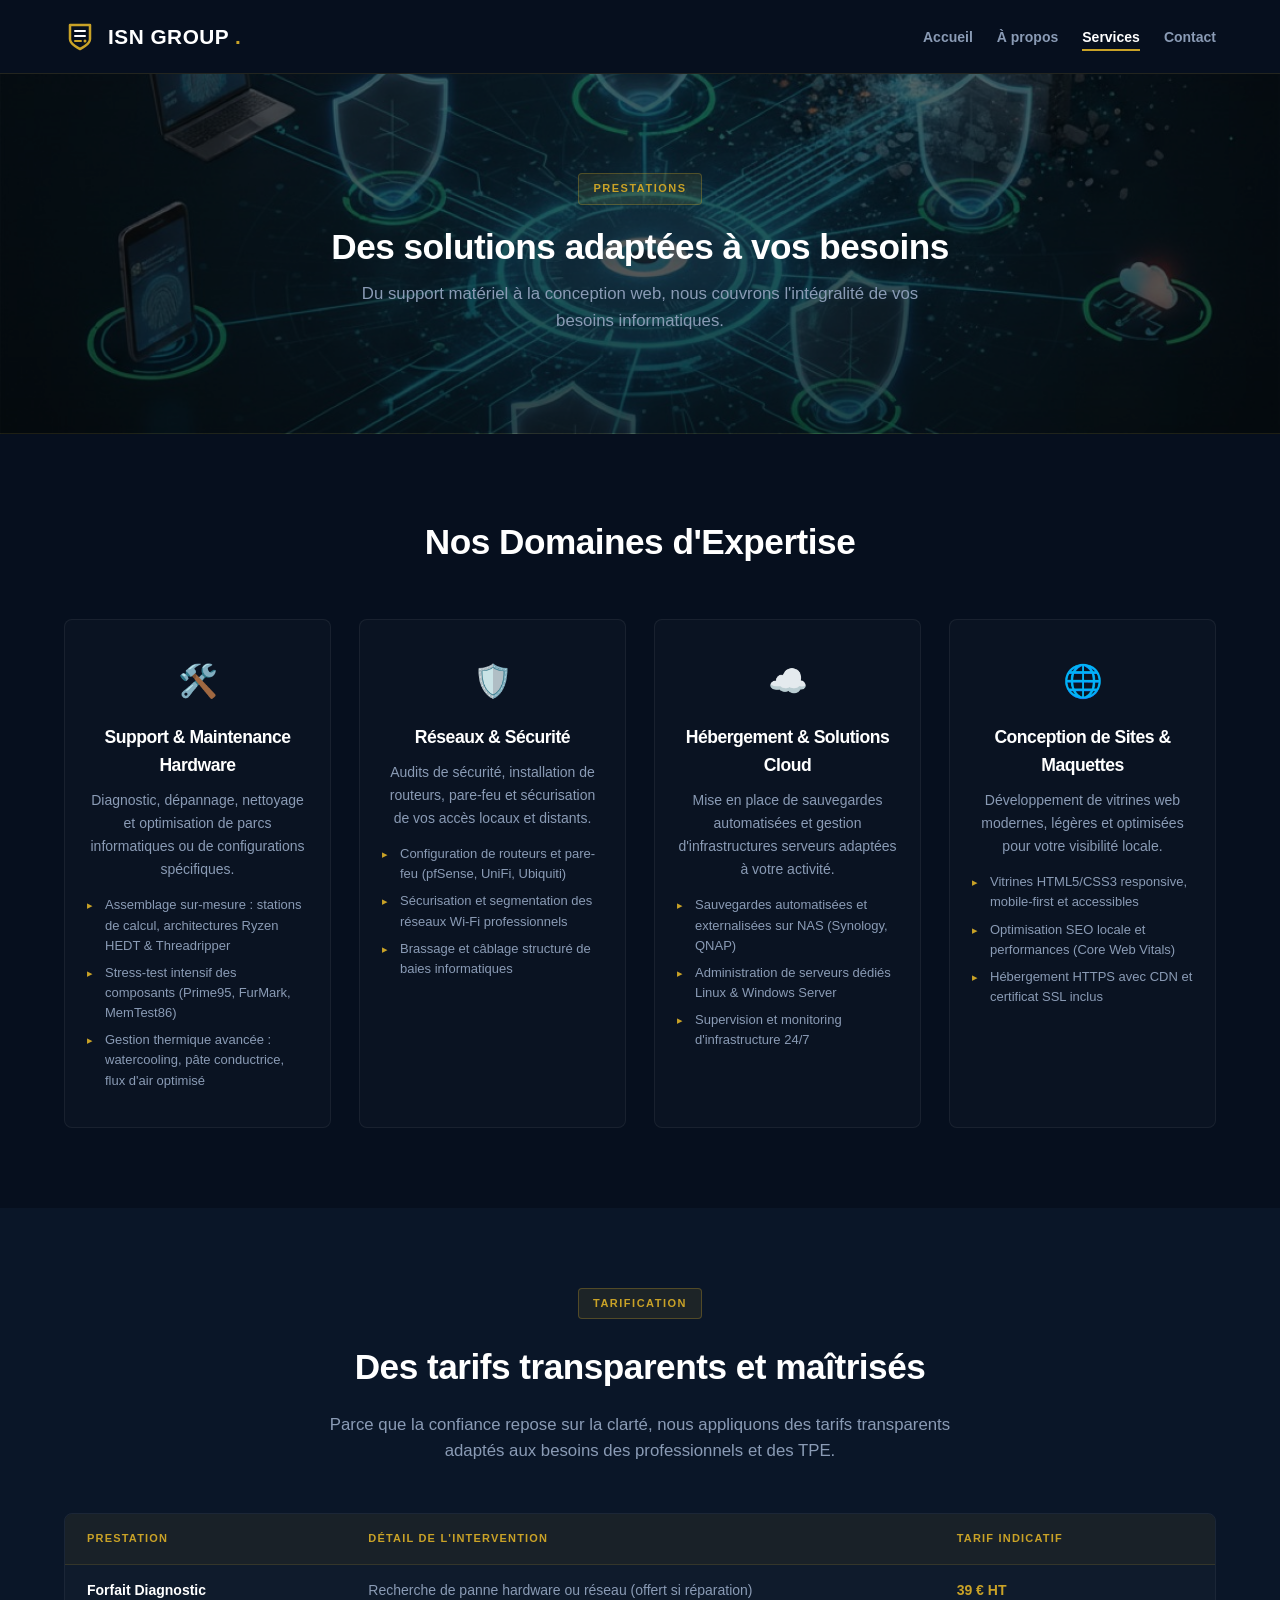
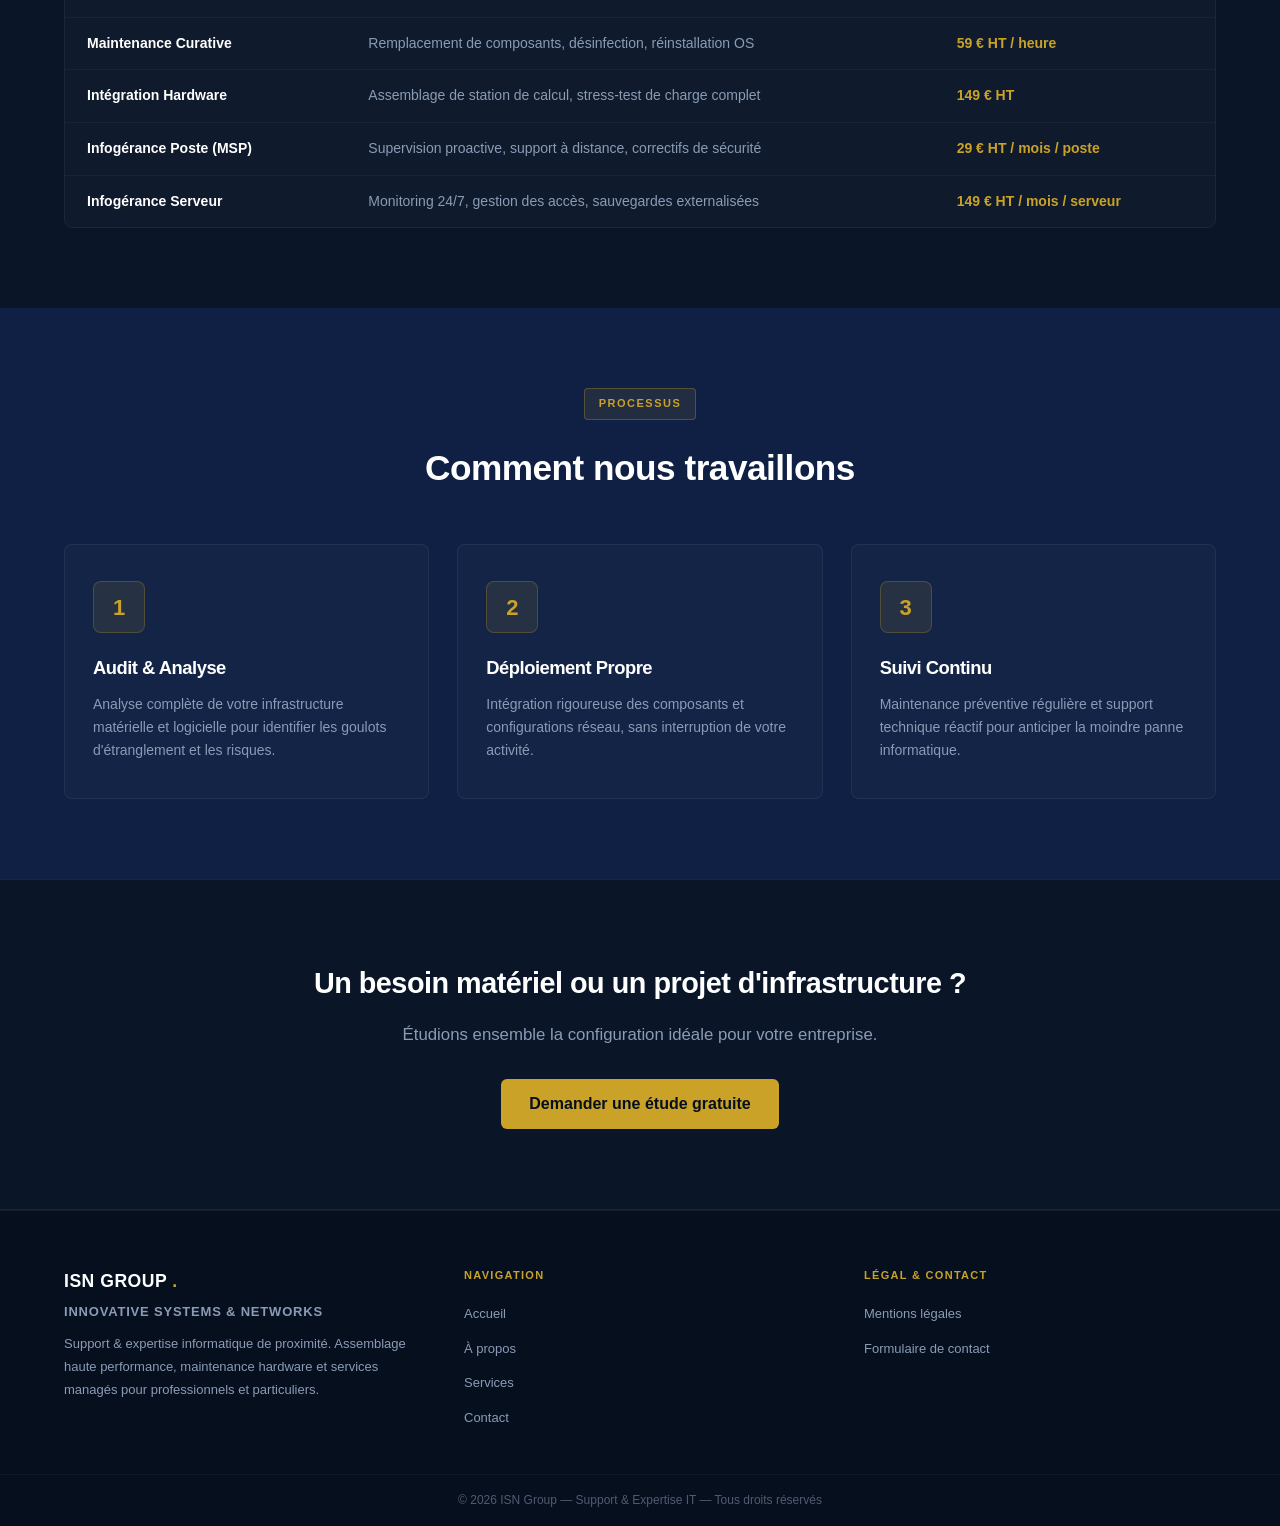
<file: services.html>
<!DOCTYPE html>
<html lang="fr">
<head>
    <meta charset="UTF-8">
    <meta name="viewport" content="width=device-width, initial-scale=1.0">
    <title>Nos Services — ISN Group — Innovative Systems & Networks</title>
    <link rel="stylesheet" href="css/style.css">
</head>
<body>

    <header class="site-header">
        <div class="logo">
            <svg class="site-logo-icon" viewBox="0 0 32 32" fill="none" xmlns="http://www.w3.org/2000/svg">
                <path d="M6 4H26V18C26 23.5 16 28 16 28C16 28 6 23.5 6 18V4Z" stroke="#C9A227" stroke-width="2.5" stroke-linecap="round" stroke-linejoin="round"/>
                <path d="M11 10H21" stroke="#ffffff" stroke-width="2" stroke-linecap="round"/>
                <path d="M11 15H21" stroke="#ffffff" stroke-width="2" stroke-linecap="round"/>
                <path d="M11 20H17" stroke="#C9A227" stroke-width="2" stroke-linecap="round"/>
                <circle cx="21" cy="20" r="1.5" fill="#C9A227"/>
            </svg>
            <span>ISN GROUP</span>
        </div>
        <nav class="main-nav">
            <ul>
                <li><a href="index.html">Accueil</a></li>
                <li><a href="a-propos.html">À propos</a></li>
                <li><a href="services.html" class="active">Services</a></li>
                <li><a href="contact.html">Contact</a></li>
            </ul>
        </nav>
    </header>

    <main>

        <section class="page-hero" style="background: linear-gradient(rgba(0, 0, 0, 0.6), rgba(0, 0, 0, 0.7)), url('images/cybersécurité-1.jpg') no-repeat center center / cover; min-height: 40vh; display: flex; flex-direction: column; justify-content: center; align-items: center;">
            <span class="hero-badge">Prestations</span>
            <h1>Des solutions adaptées à vos besoins</h1>
            <p>Du support matériel à la conception web, nous couvrons l'intégralité de vos besoins informatiques.</p>
        </section>

        <section class="services-grid-section">
            <h2>Nos Domaines d'Expertise</h2>
            <div class="services-grid">

                <div class="service-card" id="maintenance">
                    <span class="card-icon">🛠️</span>
                    <h3>Support &amp; Maintenance Hardware</h3>
                    <p>Diagnostic, dépannage, nettoyage et optimisation de parcs informatiques ou de configurations spécifiques.</p>
                    <ul class="service-list">
                        <li>Assemblage sur-mesure : stations de calcul, architectures Ryzen HEDT &amp; Threadripper</li>
                        <li>Stress-test intensif des composants (Prime95, FurMark, MemTest86)</li>
                        <li>Gestion thermique avancée : watercooling, pâte conductrice, flux d'air optimisé</li>
                    </ul>
                </div>

                <div class="service-card" id="reseau">
                    <span class="card-icon">🛡️</span>
                    <h3>Réseaux &amp; Sécurité</h3>
                    <p>Audits de sécurité, installation de routeurs, pare-feu et sécurisation de vos accès locaux et distants.</p>
                    <ul class="service-list">
                        <li>Configuration de routeurs et pare-feu (pfSense, UniFi, Ubiquiti)</li>
                        <li>Sécurisation et segmentation des réseaux Wi-Fi professionnels</li>
                        <li>Brassage et câblage structuré de baies informatiques</li>
                    </ul>
                </div>

                <div class="service-card" id="hebergement">
                    <span class="card-icon">☁️</span>
                    <h3>Hébergement &amp; Solutions Cloud</h3>
                    <p>Mise en place de sauvegardes automatisées et gestion d'infrastructures serveurs adaptées à votre activité.</p>
                    <ul class="service-list">
                        <li>Sauvegardes automatisées et externalisées sur NAS (Synology, QNAP)</li>
                        <li>Administration de serveurs dédiés Linux &amp; Windows Server</li>
                        <li>Supervision et monitoring d'infrastructure 24/7</li>
                    </ul>
                </div>

                <div class="service-card" id="web">
                    <span class="card-icon">🌐</span>
                    <h3>Conception de Sites &amp; Maquettes</h3>
                    <p>Développement de vitrines web modernes, légères et optimisées pour votre visibilité locale.</p>
                    <ul class="service-list">
                        <li>Vitrines HTML5/CSS3 responsive, mobile-first et accessibles</li>
                        <li>Optimisation SEO locale et performances (Core Web Vitals)</li>
                        <li>Hébergement HTTPS avec CDN et certificat SSL inclus</li>
                    </ul>
                </div>

            </div>
        </section>

        <section class="pricing-section">
            <span class="hero-badge">Tarification</span>
            <h2>Des tarifs transparents et maîtrisés</h2>
            <p>Parce que la confiance repose sur la clarté, nous appliquons des tarifs transparents adaptés aux besoins des professionnels et des TPE.</p>
            <div class="pricing-table-wrap">
                <table class="pricing-table">
                    <thead>
                        <tr>
                            <th>Prestation</th>
                            <th>Détail de l'intervention</th>
                            <th>Tarif indicatif</th>
                        </tr>
                    </thead>
                    <tbody>
                        <tr>
                            <td>Forfait Diagnostic</td>
                            <td>Recherche de panne hardware ou réseau (offert si réparation)</td>
                            <td>39 € HT</td>
                        </tr>
                        <tr>
                            <td>Maintenance Curative</td>
                            <td>Remplacement de composants, désinfection, réinstallation OS</td>
                            <td>59 € HT / heure</td>
                        </tr>
                        <tr>
                            <td>Intégration Hardware</td>
                            <td>Assemblage de station de calcul, stress-test de charge complet</td>
                            <td>149 € HT</td>
                        </tr>
                        <tr>
                            <td>Infogérance Poste (MSP)</td>
                            <td>Supervision proactive, support à distance, correctifs de sécurité</td>
                            <td>29 € HT / mois / poste</td>
                        </tr>
                        <tr>
                            <td>Infogérance Serveur</td>
                            <td>Monitoring 24/7, gestion des accès, sauvegardes externalisées</td>
                            <td>149 € HT / mois / serveur</td>
                        </tr>
                    </tbody>
                </table>
            </div>
        </section>

        <section class="features-section">
            <span class="hero-badge">Processus</span>
            <h2>Comment nous travaillons</h2>
            <div class="features-grid">
                <div class="feature-card">
                    <div class="feature-icon">1</div>
                    <h3>Audit &amp; Analyse</h3>
                    <p>Analyse complète de votre infrastructure matérielle et logicielle pour identifier les goulots d'étranglement et les risques.</p>
                </div>
                <div class="feature-card">
                    <div class="feature-icon">2</div>
                    <h3>Déploiement Propre</h3>
                    <p>Intégration rigoureuse des composants et configurations réseau, sans interruption de votre activité.</p>
                </div>
                <div class="feature-card">
                    <div class="feature-icon">3</div>
                    <h3>Suivi Continu</h3>
                    <p>Maintenance préventive régulière et support technique réactif pour anticiper la moindre panne informatique.</p>
                </div>
            </div>
        </section>

        <section class="cta-section">
            <h3>Un besoin matériel ou un projet d'infrastructure ?</h3>
            <p>Étudions ensemble la configuration idéale pour votre entreprise.</p>
            <a href="contact.html" class="btn-gold">Demander une étude gratuite</a>
        </section>

    </main>

    <footer class="site-footer">
        <div class="footer-main">
            <div class="footer-col">
                <span class="footer-brand">ISN GROUP</span>
                <p class="footer-tagline">Innovative Systems &amp; Networks</p>
                <p>Support &amp; expertise informatique de proximité. Assemblage haute performance, maintenance hardware et services managés pour professionnels et particuliers.</p>
            </div>
            <div class="footer-col">
                <span class="footer-col-title">Navigation</span>
                <ul class="footer-nav">
                    <li><a href="index.html">Accueil</a></li>
                    <li><a href="a-propos.html">À propos</a></li>
                    <li><a href="services.html">Services</a></li>
                    <li><a href="contact.html">Contact</a></li>
                </ul>
            </div>
            <div class="footer-col">
                <span class="footer-col-title">Légal &amp; Contact</span>
                <ul class="footer-nav">
                    <li><a href="mentions-legales.html">Mentions légales</a></li>
                    <li><a href="contact.html">Formulaire de contact</a></li>
                </ul>
            </div>
        </div>
        <div class="footer-bottom">
            <p>© 2026 ISN Group — Support &amp; Expertise IT — Tous droits réservés</p>
        </div>
    </footer>

</body>
</html>
</file>
<file: css/style.css>
:root {
  --navy:       #0a1628;
  --navy-mid:   #0f2044;
  --navy-dark:  #060f1e;
  --gold:       #C9A227;
  --gold-light: #e8c04a;
  --white:      #ffffff;
  --text-muted: #8a9bb5;
  --transition: 0.3s cubic-bezier(0.4, 0, 0.2, 1);
}

/* ===== RESET & BASE ===== */
*, *::before, *::after {
  box-sizing: border-box;
  margin: 0;
  padding: 0;
}

body {
  font-family: 'Segoe UI', Tahoma, Geneva, Verdana, sans-serif;
  color: var(--white);
  background-color: var(--navy);
  line-height: 1.6;
  display: flex;
  flex-direction: column;
  min-height: 100vh;
  -webkit-font-smoothing: antialiased;
}

main {
  flex: 1;
}

h1, h2, h3, h4 {
  color: var(--white);
  font-weight: 700;
  letter-spacing: -0.5px;
}

a {
  color: var(--gold);
  text-decoration: none;
  transition: color var(--transition);
}

a:hover {
  color: var(--gold-light);
}

/* ===== HEADER & NAVIGATION ===== */
.site-header {
  display: flex;
  justify-content: space-between;
  align-items: center;
  padding: 20px 5%;
  background-color: var(--navy-dark);
  border-bottom: 1px solid rgba(201, 162, 39, 0.15);
  position: sticky;
  top: 0;
  z-index: 1000;
}

.logo {
  display: flex;
  align-items: center;
  gap: 12px;
  font-size: 1.3rem;
  font-weight: 700;
  color: var(--white);
  letter-spacing: 0.5px;
}

.site-logo-icon {
  width: 32px;
  height: 32px;
  flex-shrink: 0;
}

.logo span::after {
  content: ' .';
  color: var(--gold);
}

.main-nav ul {
  display: flex;
  list-style: none;
  gap: 24px;
}

.main-nav a {
  color: var(--text-muted);
  text-decoration: none;
  font-size: 14px;
  font-weight: 600;
  padding: 6px 0;
  position: relative;
  transition: color var(--transition);
}

.main-nav a::after {
  content: '';
  position: absolute;
  bottom: 0;
  left: 0;
  width: 0;
  height: 2px;
  background-color: var(--gold);
  transition: width var(--transition);
}

.main-nav a:hover,
.main-nav a.active {
  color: var(--white);
}

.main-nav a:hover::after,
.main-nav a.active::after {
  width: 100%;
}

/* ===== BADGE ===== */
.hero-badge {
  display: inline-block;
  background-color: rgba(201, 162, 39, 0.1);
  border: 1px solid rgba(201, 162, 39, 0.3);
  color: var(--gold);
  font-size: 11px;
  font-weight: 600;
  letter-spacing: 1.5px;
  text-transform: uppercase;
  padding: 6px 14px;
  border-radius: 4px;
  margin-bottom: 20px;
}

/* ===== HERO SECTION (index uniquement) ===== */
.hero-section {
  min-height: 52vh;
  display: flex;
  justify-content: center;
  align-items: center;
  text-align: center;
  padding: 60px 20px;
  background-color: var(--navy);
}

.hero-content {
  max-width: 800px;
}

.hero-content h1 {
  font-size: 2.5rem;
  margin-bottom: 16px;
  line-height: 1.2;
}

.hero-content p {
  color: var(--text-muted);
  font-size: 1.1rem;
  max-width: 600px;
  margin: 0 auto 30px;
}

/* ===== PAGE HERO (pages secondaires) ===== */
.page-hero {
  background-color: var(--navy-dark);
  border-bottom: 1px solid rgba(201, 162, 39, 0.12);
  padding: 60px 5%;
  text-align: center;
}

.page-hero h1 {
  font-size: 2.2rem;
  margin-bottom: 12px;
  line-height: 1.25;
}

.page-hero p {
  color: var(--text-muted);
  font-size: 1.05rem;
  max-width: 580px;
  margin: 0 auto;
}

/* ===== BOUTONS ===== */
.hero-actions {
  display: flex;
  gap: 16px;
  justify-content: center;
  flex-wrap: wrap;
}

.btn-gold {
  background-color: var(--gold);
  color: var(--navy-dark);
  padding: 12px 28px;
  border-radius: 6px;
  font-weight: 700;
  display: inline-block;
  transition: background-color var(--transition), transform var(--transition);
}

.btn-gold:hover {
  background-color: var(--gold-light);
  color: var(--navy-dark);
  transform: translateY(-2px);
}

.btn-outline {
  border: 2px solid rgba(255, 255, 255, 0.4);
  color: var(--white);
  padding: 12px 28px;
  border-radius: 6px;
  font-weight: 600;
  display: inline-block;
  transition: border-color var(--transition), background-color var(--transition), transform var(--transition);
}

.btn-outline:hover {
  border-color: var(--white);
  background-color: rgba(255, 255, 255, 0.06);
  color: var(--white);
  transform: translateY(-2px);
}

/* ===== STATS BAR ===== */
.stats-bar {
  background-color: var(--gold);
  padding: 24px 5%;
  display: flex;
  justify-content: space-around;
  align-items: center;
  flex-wrap: wrap;
  gap: 20px;
}

.stats-item {
  display: flex;
  flex-direction: column;
  align-items: center;
  text-align: center;
  flex: 1 1 160px;
}

.stats-number {
  font-size: 2.2rem;
  font-weight: 800;
  color: var(--navy-dark);
  line-height: 1;
}

.stats-label {
  font-size: 11px;
  font-weight: 700;
  color: rgba(6, 15, 30, 0.72);
  text-transform: uppercase;
  letter-spacing: 1px;
  margin-top: 4px;
}

/* ===== INTRO SECTION ===== */
.intro-section {
  display: flex;
  flex-wrap: wrap;
  padding: 80px 5%;
  align-items: center;
  gap: 50px;
  background-color: var(--navy);
}

.intro-image,
.intro-text {
  flex: 1 1 420px;
}

.intro-image img {
  width: 100%;
  height: 360px;
  object-fit: cover;
  border-radius: 8px;
  border: 1px solid rgba(201, 162, 39, 0.2);
  box-shadow: 0 12px 36px rgba(0, 0, 0, 0.35);
  display: block;
}

.intro-text h2 {
  font-size: 2.2rem;
  margin-bottom: 20px;
  line-height: 1.3;
}

.intro-text h2::after {
  content: ' .';
  color: var(--gold);
}

.intro-text p {
  color: var(--text-muted);
  font-size: 1.05rem;
  margin-bottom: 16px;
}

.intro-text p:last-child {
  margin-bottom: 0;
}

/* ===== FEATURES / ENGAGEMENTS / VALEURS ===== */
.features-section {
  padding: 80px 5%;
  background-color: var(--navy-mid);
  text-align: center;
}

.features-section h2 {
  font-size: 2.2rem;
  margin-bottom: 48px;
}

.features-grid {
  display: flex;
  flex-wrap: wrap;
  gap: 28px;
  justify-content: center;
}

.feature-card {
  flex: 1 1 calc(33.333% - 28px);
  min-width: 260px;
  max-width: 380px;
  background-color: rgba(255, 255, 255, 0.02);
  border: 1px solid rgba(255, 255, 255, 0.06);
  padding: 36px 28px;
  border-radius: 8px;
  text-align: left;
  transition: transform var(--transition), border-color var(--transition),
              background-color var(--transition), box-shadow var(--transition);
}

.feature-icon {
  font-size: 22px;
  margin-bottom: 20px;
  width: 52px;
  height: 52px;
  background-color: rgba(201, 162, 39, 0.1);
  border: 1px solid rgba(201, 162, 39, 0.25);
  color: var(--gold);
  display: flex;
  align-items: center;
  justify-content: center;
  border-radius: 8px;
  font-weight: 700;
  flex-shrink: 0;
}

.feature-card h3 {
  font-size: 1.15rem;
  margin-bottom: 10px;
}

.feature-card p {
  color: var(--text-muted);
  font-size: 14px;
  line-height: 1.65;
}

.feature-card:hover {
  transform: translateY(-5px);
  border-color: rgba(201, 162, 39, 0.5);
  background-color: rgba(255, 255, 255, 0.04);
  box-shadow: 0 12px 32px rgba(201, 162, 39, 0.07);
}

/* ===== SERVICES GRID ===== */
.services-grid-section {
  padding: 80px 5%;
  background-color: var(--navy-dark);
  text-align: center;
}

.services-grid-section h2 {
  font-size: 2.2rem;
  margin-bottom: 48px;
}

.services-grid {
  display: flex;
  flex-wrap: wrap;
  gap: 28px;
  justify-content: center;
}

.service-card {
  flex: 1 1 calc(25% - 28px);
  min-width: 240px;
  max-width: 320px;
  background-color: rgba(255, 255, 255, 0.02);
  border: 1px solid rgba(255, 255, 255, 0.06);
  text-decoration: none;
  border-radius: 8px;
  padding: 36px 22px;
  display: block;
  cursor: pointer;
  transition: border-color var(--transition), transform var(--transition),
              background-color var(--transition), box-shadow var(--transition);
}

.card-icon {
  font-size: 32px;
  display: block;
  margin-bottom: 16px;
}

.service-card h3 {
  color: var(--white);
  font-size: 1.1rem;
  font-weight: 600;
  margin-bottom: 10px;
  transition: color var(--transition);
}

.service-card p {
  color: var(--text-muted);
  font-size: 14px;
  line-height: 1.65;
}

.service-card:hover {
  border-color: rgba(201, 162, 39, 0.5);
  transform: translateY(-5px);
  background-color: rgba(255, 255, 255, 0.04);
  box-shadow: 0 12px 32px rgba(201, 162, 39, 0.07);
}

.service-card:hover h3 {
  color: var(--gold-light);
}

/* ===== CALL TO ACTION ===== */
.cta-section {
  padding: 80px 5%;
  text-align: center;
  background-color: var(--navy);
  border-top: 1px solid rgba(201, 162, 39, 0.1);
  border-bottom: 1px solid rgba(201, 162, 39, 0.1);
}

.cta-section h3 {
  font-size: 1.8rem;
  margin-bottom: 16px;
  color: var(--white);
}

.cta-section p {
  color: var(--text-muted);
  font-size: 1.05rem;
  max-width: 560px;
  margin: 0 auto 30px;
}

/* ===== FORMULAIRE CONTACT ===== */
.contact-page {
  padding: 80px 5%;
  background-color: var(--navy);
}

.contact-form {
  max-width: 560px;
  margin: 0 auto;
  background: rgba(15, 32, 68, 0.55);
  border: 1px solid rgba(255, 255, 255, 0.07);
  padding: 44px 40px;
  border-radius: 8px;
  box-shadow: 0 16px 48px rgba(0, 0, 0, 0.28);
}

.form-group {
  margin-bottom: 22px;
  text-align: left;
}

.form-group label {
  display: block;
  margin-bottom: 8px;
  font-size: 12px;
  font-weight: 700;
  text-transform: uppercase;
  letter-spacing: 0.9px;
  color: var(--text-muted);
}

.form-group input,
.form-group textarea {
  width: 100%;
  padding: 13px 16px;
  background: var(--navy-dark);
  border: 1px solid rgba(255, 255, 255, 0.08);
  color: var(--white);
  border-radius: 6px;
  outline: none;
  font-family: inherit;
  font-size: 15px;
  transition: border-color var(--transition), box-shadow var(--transition);
}

.form-group textarea {
  resize: vertical;
  min-height: 140px;
}

.form-group input::placeholder,
.form-group textarea::placeholder {
  color: rgba(138, 155, 181, 0.5);
}

.form-group input:focus,
.form-group textarea:focus {
  border-color: var(--gold);
  box-shadow: 0 0 0 3px rgba(201, 162, 39, 0.12);
}

.contact-form .btn-gold {
  border: none;
  width: 100%;
  cursor: pointer;
  font-size: 15px;
  padding: 14px;
  margin-top: 4px;
  letter-spacing: 0.4px;
}

/* ===== FOOTER (Fat Footer) ===== */
.site-footer {
  background-color: var(--navy-dark);
  border-top: 1px solid rgba(255, 255, 255, 0.06);
}

.footer-main {
  padding: 56px 5% 44px;
  display: flex;
  flex-wrap: wrap;
  gap: 48px;
}

.footer-col {
  flex: 1 1 200px;
}

.footer-brand {
  font-size: 1.1rem;
  font-weight: 700;
  color: var(--white);
  letter-spacing: 0.5px;
  margin-bottom: 14px;
  display: block;
}

.footer-brand::after {
  content: ' .';
  color: var(--gold);
}

.footer-tagline {
  font-size: 0.78rem;
  font-weight: 600;
  letter-spacing: 0.8px;
  color: var(--gold);
  text-transform: uppercase;
  margin-bottom: 10px;
  margin-top: -8px;
}

.footer-col-title {
  font-size: 11px;
  font-weight: 700;
  text-transform: uppercase;
  letter-spacing: 1.3px;
  color: var(--gold);
  margin-bottom: 16px;
  display: block;
}

.footer-col > p {
  color: var(--text-muted);
  font-size: 13px;
  line-height: 1.75;
}

.footer-nav {
  list-style: none;
  display: flex;
  flex-direction: column;
  gap: 9px;
}

.footer-nav a {
  color: var(--text-muted);
  font-size: 13px;
  text-decoration: none;
  transition: color var(--transition);
}

.footer-nav a:hover {
  color: var(--gold);
}

.footer-bottom {
  padding: 16px 5%;
  border-top: 1px solid rgba(255, 255, 255, 0.04);
  text-align: center;
  font-size: 12px;
  color: rgba(138, 155, 181, 0.55);
}

/* ===== PAGE MENTIONS LÉGALES ===== */
.legal-page {
  padding: 64px 5% 80px;
  background-color: var(--navy);
}

.legal-content {
  max-width: 860px;
  margin: 0 auto;
}

.legal-section {
  margin-bottom: 44px;
}

.legal-section h2 {
  font-size: 1.1rem;
  font-weight: 700;
  color: var(--gold);
  text-transform: uppercase;
  letter-spacing: 0.8px;
  margin-bottom: 14px;
  padding-bottom: 10px;
  border-bottom: 1px solid rgba(201, 162, 39, 0.15);
}

.legal-section p,
.legal-section li {
  color: var(--text-muted);
  font-size: 14px;
  line-height: 1.85;
  margin-bottom: 6px;
}

.legal-section ul {
  list-style: none;
  display: flex;
  flex-direction: column;
  gap: 4px;
  margin-top: 6px;
}

.legal-section ul li {
  padding-left: 18px;
  position: relative;
}

.legal-section ul li::before {
  content: '▸';
  position: absolute;
  left: 0;
  top: 2px;
  color: var(--gold);
  font-size: 11px;
}

.legal-section strong {
  color: var(--white);
  font-weight: 600;
}

.legal-section a {
  color: var(--gold);
}

.legal-section a:hover {
  color: var(--gold-light);
}

/* ===== RESPONSIVE ===== */
@media (max-width: 900px) {
  .hero-content h1 { font-size: 2rem; }
  .page-hero h1    { font-size: 1.9rem; }

  .intro-section,
  .features-section,
  .services-grid-section,
  .cta-section,
  .contact-page { padding: 60px 5%; }

  .intro-image img { height: 280px; }

  .feature-card  { flex-basis: calc(50% - 28px); }
  .service-card  { flex-basis: calc(50% - 28px); }
}

@media (max-width: 600px) {
  .footer-main { gap: 28px; padding: 36px 5% 28px; }
  .footer-col  { flex-basis: 100%; }

  .site-header {
    flex-direction: column;
    align-items: flex-start;
    gap: 14px;
    padding: 16px 5%;
  }

  .main-nav ul {
    gap: 12px;
    flex-wrap: wrap;
  }

  .hero-content h1,
  .page-hero h1 { font-size: 1.65rem; }

  .intro-text h2,
  .features-section h2,
  .services-grid-section h2 { font-size: 1.7rem; }

  .hero-actions { flex-direction: column; align-items: center; }

  .feature-card,
  .service-card {
    flex-basis: 100%;
    max-width: 100%;
    min-width: unset;
  }

  .contact-form { padding: 28px 20px; }
}

/* ===== SLA / ENGAGEMENT DE SERVICE ===== */
.sla-section {
  padding: 80px 5%;
  background-color: var(--navy-mid);
  text-align: center;
  border-top: 1px solid rgba(201, 162, 39, 0.12);
}

.sla-section h2 {
  font-size: 2.2rem;
  margin-bottom: 48px;
}

.sla-section > .btn-gold {
  margin-top: 44px;
}

/* ===== LISTES TECHNIQUES (cartes services) ===== */
.service-list {
  list-style: none;
  margin-top: 14px;
  display: flex;
  flex-direction: column;
  gap: 7px;
}

.service-list li {
  color: var(--text-muted);
  font-size: 13px;
  line-height: 1.55;
  padding-left: 18px;
  position: relative;
  text-align: left;
}

.service-list li::before {
  content: '▸';
  position: absolute;
  left: 0;
  top: 2px;
  color: var(--gold);
  font-size: 11px;
}

/* Cartes plus larges sur la page Services dédiée */
.services-grid-section .service-card {
  max-width: 440px;
}

/* ===== GRILLE TARIFAIRE ===== */
.pricing-section {
  padding: 80px 5%;
  background-color: var(--navy);
  text-align: center;
}

.pricing-section h2 {
  font-size: 2.2rem;
  margin-bottom: 16px;
}

.pricing-section > p {
  color: var(--text-muted);
  font-size: 1.05rem;
  max-width: 680px;
  margin: 0 auto 48px;
}

.pricing-table-wrap {
  overflow-x: auto;
  -webkit-overflow-scrolling: touch;
  border-radius: 8px;
  border: 1px solid rgba(255, 255, 255, 0.07);
}

.pricing-table {
  width: 100%;
  border-collapse: collapse;
  font-size: 14px;
  min-width: 600px;
  text-align: left;
}

.pricing-table thead th {
  background-color: rgba(201, 162, 39, 0.08);
  color: var(--gold);
  font-size: 11px;
  font-weight: 700;
  text-transform: uppercase;
  letter-spacing: 1.2px;
  padding: 16px 22px;
  border-bottom: 1px solid rgba(201, 162, 39, 0.2);
}

.pricing-table tbody tr {
  background-color: rgba(255, 255, 255, 0.02);
  border-bottom: 1px solid rgba(255, 255, 255, 0.04);
  transition: background-color var(--transition);
}

.pricing-table tbody tr:last-child {
  border-bottom: none;
}

.pricing-table tbody tr:hover {
  background-color: rgba(255, 255, 255, 0.05);
}

.pricing-table tbody td {
  padding: 15px 22px;
  color: var(--text-muted);
  vertical-align: middle;
  line-height: 1.55;
}

.pricing-table tbody td:first-child {
  color: var(--white);
  font-weight: 600;
  white-space: nowrap;
}

.pricing-table tbody td:last-child {
  color: var(--gold);
  font-weight: 700;
  white-space: nowrap;
}

@media (max-width: 900px) {
  .pricing-section { padding: 60px 5%; }
}

@media (max-width: 600px) {
  .pricing-section h2 { font-size: 1.7rem; }
}

/* ===== ATELIER & OUTILLAGE (a-propos) ===== */
.workshop-section {
  padding: 80px 5%;
  background-color: var(--navy-dark);
  text-align: center;
}

.workshop-section h2 {
  font-size: 2.2rem;
  margin-bottom: 48px;
}

/* ===== CONTACT DEUX COLONNES ===== */
.contact-layout {
  display: flex;
  flex-wrap: wrap;
  gap: 48px;
  max-width: 1100px;
  margin: 0 auto;
  align-items: flex-start;
}

.contact-layout .contact-form {
  flex: 1 1 460px;
  margin: 0;
}

.contact-info {
  flex: 1 1 280px;
  display: flex;
  flex-direction: column;
  gap: 20px;
}

.info-block {
  background-color: rgba(255, 255, 255, 0.02);
  border: 1px solid rgba(255, 255, 255, 0.06);
  border-radius: 8px;
  padding: 24px 22px;
  transition: border-color var(--transition);
}

.info-block:hover {
  border-color: rgba(201, 162, 39, 0.3);
}

.info-block-icon {
  font-size: 24px;
  display: block;
  margin-bottom: 10px;
}

.info-block h3 {
  font-size: 0.88rem;
  font-weight: 700;
  color: var(--white);
  text-transform: uppercase;
  letter-spacing: 0.9px;
  margin-bottom: 12px;
}

.info-block p {
  color: var(--text-muted);
  font-size: 14px;
  line-height: 1.65;
}

.info-block ul {
  list-style: none;
  display: flex;
  flex-direction: column;
  gap: 7px;
}

.info-block ul li {
  color: var(--text-muted);
  font-size: 14px;
  line-height: 1.55;
  padding-left: 18px;
  position: relative;
}

.info-block ul li::before {
  content: '▸';
  position: absolute;
  left: 0;
  top: 2px;
  color: var(--gold);
  font-size: 11px;
}

.info-badge {
  display: inline-block;
  color: var(--gold);
  font-size: 12px;
  font-weight: 700;
  padding: 3px 10px;
  background: rgba(201, 162, 39, 0.08);
  border: 1px solid rgba(201, 162, 39, 0.22);
  border-radius: 4px;
  margin-top: 10px;
}

@media (max-width: 900px) {
  .sla-section,
  .workshop-section { padding: 60px 5%; }
}

@media (max-width: 600px) {
  .sla-section h2,
  .workshop-section h2 { font-size: 1.7rem; }
}
</file>
